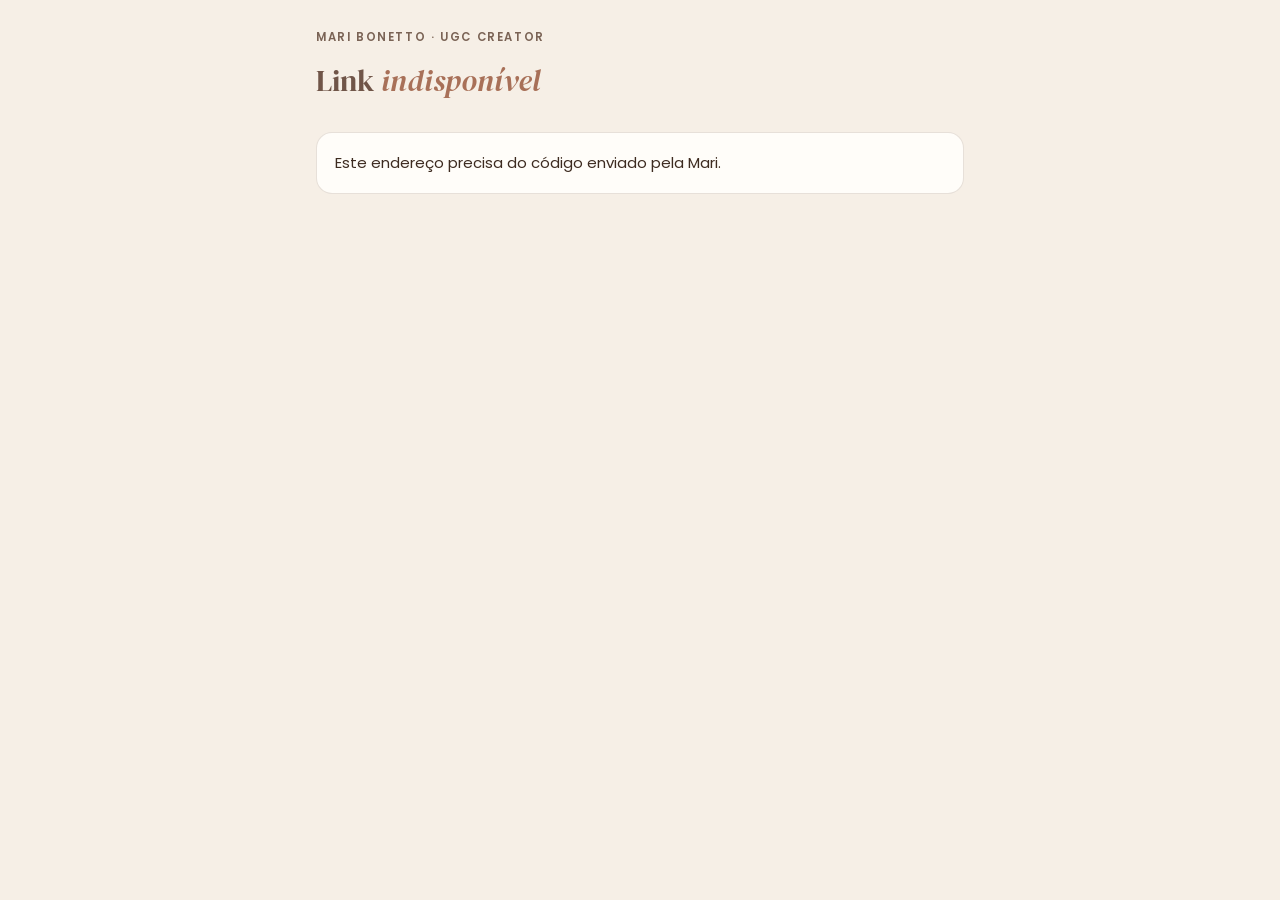
<file: aprovar/index.html>
<!doctype html>
<html lang="pt-BR">
<head>
<meta charset="utf-8">
<meta name="viewport" content="width=device-width, initial-scale=1, viewport-fit=cover">
<meta name="robots" content="noindex, nofollow">
<meta name="referrer" content="no-referrer">
<title>Aprovação · Mari Bonetto</title>
<link rel="preconnect" href="https://fonts.googleapis.com">
<link rel="preconnect" href="https://fonts.gstatic.com" crossorigin>
<link href="https://fonts.googleapis.com/css2?family=DM+Serif+Display:ital@0;1&family=Poppins:wght@400;500;600&display=swap" rel="stylesheet">
<style>
:root{--fundo:#f6efe6;--papel:#fffdf9;--bege:#efe5d8;--linha:rgba(107,74,53,.16);--linha-forte:rgba(107,74,53,.3);--texto:#3d2b20;--suave:#7a6355;--cafe:#6b4a35;--terracota:#a87058;--titulo:#705548;--verde:#4f7a54;--verde-suave:#e4eee2;--vermelho:#b8473a;--vermelho-suave:#f6e0dc;--manteiga:#f7ebcd;--mostarda:#9a6b12}
*{box-sizing:border-box}
html{-webkit-text-size-adjust:100%}
body{margin:0;background:var(--fundo);color:var(--texto);font:400 15px/1.6 Poppins,system-ui,sans-serif}
.folha{max-width:680px;margin:0 auto;padding:28px max(16px,env(safe-area-inset-right)) calc(48px + env(safe-area-inset-bottom)) max(16px,env(safe-area-inset-left));display:flex;flex-direction:column;gap:18px}
.rot{font-size:11.5px;letter-spacing:.14em;text-transform:uppercase;color:var(--suave);font-weight:600}
h1,h2{font-family:"DM Serif Display",Georgia,serif;font-weight:400;color:var(--titulo);margin:0;line-height:1.15}
h1{font-size:30px} h1 em{color:var(--terracota)} h2{font-size:21px}
.cartao{background:var(--papel);border:1px solid var(--linha);border-radius:16px;padding:18px;display:flex;flex-direction:column;gap:14px}
.topo{display:flex;gap:10px;align-items:center;flex-wrap:wrap}
.topo h2{flex:1;min-width:0}
.pil{display:inline-flex;align-items:center;gap:6px;font-size:12.5px;font-weight:500;border-radius:99px;padding:4px 11px;white-space:nowrap}
.pil::before{content:"";width:7px;height:7px;border-radius:50%;background:currentColor}
.p-enviado{background:var(--manteiga);color:var(--mostarda)} .p-aprovado{background:var(--verde-suave);color:var(--verde)} .p-ajustes,.p-refacao{background:var(--vermelho-suave);color:var(--vermelho)}
.meta{color:var(--suave);font-size:13px}
.roteiro{display:flex;flex-direction:column;gap:8px;overflow-wrap:anywhere}
.roteiro p{margin:0;white-space:pre-wrap}
.roteiro .tit{font-size:11.5px;letter-spacing:.1em;text-transform:uppercase;color:var(--terracota);font-weight:600;margin-top:10px;padding-top:10px;border-top:1px solid var(--linha)}
.roteiro .tit:first-child{margin-top:0;padding-top:0;border-top:0}
.roteiro hr{border:0;border-top:2px solid var(--bege);width:100%;margin:10px 0}
.ganchos{display:flex;flex-direction:column;gap:8px}
.gancho{display:flex;flex-direction:row;font-weight:400;gap:10px;align-items:flex-start;border:1px solid var(--linha);border-radius:12px;padding:11px 13px;cursor:pointer;font-size:14px}
.gancho:has(input:checked){border-color:var(--cafe);background:var(--bege)}
.gancho input{margin-top:4px;accent-color:var(--cafe);width:16px;height:16px;flex:none}
.acoes{display:flex;flex-direction:column;gap:9px}
.dupla{display:flex;gap:9px} .dupla > *{flex:1}
button{font:500 15px Poppins,system-ui,sans-serif;border-radius:12px;padding:13px 16px;border:1px solid var(--linha-forte);background:var(--papel);color:var(--cafe);cursor:pointer;min-height:48px}
button.ok{background:var(--verde);border-color:var(--verde);color:#fffdf9}
button.pri{background:var(--cafe);border-color:var(--cafe);color:#fffdf9}
button:disabled{opacity:.55;cursor:default}
button:focus-visible,input:focus-visible,textarea:focus-visible{outline:2px solid var(--terracota);outline-offset:2px}
label{font-size:13px;font-weight:500;display:flex;flex-direction:column;gap:5px}
input[type=text],textarea{font:400 16px Poppins,system-ui,sans-serif;color:var(--texto);background:#fff;border:1px solid var(--linha-forte);border-radius:10px;padding:11px 12px;width:100%}
textarea{min-height:120px;resize:vertical}
.caixa{background:var(--bege);border-radius:12px;padding:14px;display:flex;flex-direction:column;gap:11px}
.erro{color:var(--vermelho);font-size:13.5px}
.feito{background:var(--verde-suave);color:var(--verde);border-radius:12px;padding:14px;font-weight:500}
.feito.aj{background:var(--manteiga);color:var(--mostarda)}
.hist{display:flex;flex-direction:column;gap:12px;font-size:13.5px}
.hist div{border-left:2px solid var(--bege);padding-left:12px}
.hist time{display:block;color:var(--suave);font-size:12px}
.hist q{display:block;color:var(--suave);quotes:none;white-space:pre-wrap;margin-top:2px}
details summary{cursor:pointer;color:var(--suave);font-size:13.5px}
.pe{text-align:center;color:var(--suave);font-size:12.5px}
[hidden]{display:none!important}
</style>
</head>
<body>
<main class="folha" id="pagina">
  <span class="rot">Mari Bonetto · UGC Creator</span>
  <p id="carregando">Carregando...</p>
</main>
<script>
(function(){
  var FN = "https://ztpzcmeiypnstswasxdw.supabase.co/functions/v1/portal-aprovacao";
  var CHAVE = "sb_publishable_TxLJkErn4N9jD8rDLV1EnQ_sppuB9VZ"; // chave pública (a mesma do site)
  var q = new URLSearchParams(location.search), T = q.get("t") || "", PREVIA = q.get("previa") === "1";
  var pagina = document.getElementById("pagina");
  var ROTULO = { enviado: "Aguardando sua resposta", aprovado: "Aprovado", ajustes: "Ajustes solicitados", refacao: "Refação solicitada" };
  var NOME = { roteiro: "Roteiro", video: "Vídeo" };
  function esc(s){ return String(s == null ? "" : s).replace(/[&<>"']/g, function(c){ return {"&":"&amp;","<":"&lt;",">":"&gt;",'"':"&quot;","'":"&#39;"}[c]; }); }
  function quando(iso){ try{ return new Date(iso).toLocaleString("pt-BR", { day:"2-digit", month:"2-digit", year:"numeric", hour:"2-digit", minute:"2-digit" }).replace(",", " às"); }catch(e){ return ""; } }
  function chamar(corpo){
    corpo.t = T;
    return fetch(FN, { method:"POST", headers:{ "Content-Type":"application/json", apikey:CHAVE, Authorization:"Bearer " + CHAVE }, body:JSON.stringify(corpo) })
      .then(function(r){ return r.json().then(function(j){ j.status = r.status; return j; }); });
  }
  // opções de gancho escritas no roteiro ("Gancho 1: ...")
  function ganchosDe(texto){
    var linhas = String(texto || "").split("\n"), lista = [];
    for (var i = 0; i < linhas.length; i++){
      var m = linhas[i].match(/^[\s☐□•*\-]*gancho\s*(\d+)\s*[:.)\-·]*\s*(.*)$/i);
      if (!m) continue;
      var fala = m[2].trim();
      if (!fala){ for (var k = i + 1; k < linhas.length && k < i + 4; k++){ if (linhas[k].trim()){ fala = linhas[k].trim(); break; } } }
      if (fala && !lista.some(function(g){ return g.n === m[1]; })) lista.push({ n: m[1], fala: fala.slice(0, 500) });
    }
    return lista.length > 1 ? lista : [];
  }
  var TITULO = /^(roteiro|ganchos?|cena|etapa|cta|legenda|lettering|ideia|tempo|no set|identifica[cç][aã]o|solu[cç][aã]o|prova|fechamento|contexto|conte[uú]do|desenvolvimento|hook|texto na tela|b-?roll|chamada|pra confirmar|para confirmar|creator|marca|produto|entrega|formato|dura[cç][aã]o|onde vai rodar)\b/i;
  function roteiroHtml(texto){
    return String(texto || "").split("\n").map(function(l){
      var t = l.trim();
      if (!t) return "";
      if (/^[-_=]{6,}$/.test(t)) return "<hr>";
      var curta = t.length <= 70;
      if (curta && (TITULO.test(t) && !/[.!?]"?$/.test(t) || (t === t.toUpperCase() && /[A-ZÀ-Ú]{3}/.test(t)))) return '<p class="tit">' + esc(t) + "</p>";
      return "<p>" + esc(t) + "</p>";
    }).join("");
  }
  function desenhar(d){
    var atuais = d.envios.filter(function(e){ return e.atual; });
    // o vídeo (quando existir) aparece primeiro; o roteiro já aprovado fica embaixo
    atuais.sort(function(a, b){ return (a.situacao === "enviado" ? 0 : 1) - (b.situacao === "enviado" ? 0 : 1); });
    var h = '<span class="rot">Mari Bonetto · UGC Creator</span>';
    h += "<h1>" + esc(d.marca || "Seu projeto") + (d.produto ? " <em>" + esc(d.produto) + "</em>" : "") + "</h1>";
    if (PREVIA) h += '<p class="feito aj">Prévia: é assim que a marca vê. Os botões ficam desligados aqui.</p>';
    if (!atuais.length) h += '<p class="cartao">Ainda não há nada para aprovar neste link.</p>';
    atuais.forEach(function(e){
      var gs = e.tipo === "roteiro" ? ganchosDe(e.conteudo) : [];
      h += '<section class="cartao" data-envio="' + e.id + '">';
      h += '<div class="topo"><h2>' + NOME[e.tipo] + " para aprovação</h2><span class=\"pil p-" + e.situacao + '">' + ROTULO[e.situacao] + "</span></div>";
      h += '<div class="meta">' + (e.titulo ? esc(e.titulo) + " · " : "") + "versão " + e.versao + " · enviado em " + quando(e.enviado_em) + "</div>";
      h += '<div class="roteiro">' + roteiroHtml(e.conteudo) + "</div>";
      if (e.situacao === "enviado"){
        if (gs.length){
          h += '<div class="ganchos"><strong>Qual gancho você prefere?</strong>' + gs.map(function(g, i){
            return '<label class="gancho"><input type="radio" name="g' + e.id + '" value="' + esc("Gancho " + g.n + ": " + g.fala) + '"><span><b>Gancho ' + esc(g.n) + "</b><br>" + esc(g.fala) + "</span></label>";
          }).join("") + "</div>";
        }
        h += '<div class="acoes"><button class="ok" data-abrir="aprovado">Aprovar ' + NOME[e.tipo].toLowerCase() + '</button><div class="dupla"><button data-abrir="ajustes">Pedir ajustes</button><button data-abrir="refacao">Pedir refação</button></div></div>';
        h += '<div class="caixa" data-form hidden><strong data-form-titulo></strong><span class="meta" data-form-dica></span>' +
          '<label data-campo-texto>O que precisa mudar?<textarea id="texto' + e.id + '" maxlength="4000"></textarea></label>' +
          '<label>Seu nome<input type="text" id="nome' + e.id + '" maxlength="80" autocomplete="name"></label>' +
          '<p class="erro" data-erro hidden></p><div class="dupla"><button data-cancelar>Voltar</button><button class="pri" data-enviar>Confirmar</button></div></div>';
      } else {
        h += '<p class="feito' + (e.situacao === "aprovado" ? "" : " aj") + '">' + (e.situacao === "aprovado" ? "Aprovado" : ROTULO[e.situacao]) + " em " + quando(e.respondido_em) + ". A Mari já foi avisada." + (e.situacao === "aprovado" ? "" : " Você recebe a nova versão neste mesmo link.") + "</p>";
      }
      h += "</section>";
    });
    if (d.historico.length){
      h += '<section class="cartao"><h2>Histórico</h2><div class="hist">' + d.historico.slice().reverse().map(function(x){
        var frase = { aprovado: "aprovou", ajustes: "pediu ajustes", refacao: "pediu refação" }[x.tipo] || x.tipo;
        return "<div><time>" + quando(x.em) + "</time>" + esc(x.autor || "Marca") + " " + frase + " · " + NOME[x.de].toLowerCase() + " versão " + x.versao +
          (x.gancho ? "<q>Gancho escolhido: " + esc(x.gancho) + "</q>" : "") + (x.texto ? "<q>" + esc(x.texto) + "</q>" : "") + "</div>";
      }).join("") + "</div></section>";
    }
    var antigas = d.envios.filter(function(e){ return !e.atual; });
    if (antigas.length){
      h += '<details class="cartao"><summary>Versões anteriores (' + antigas.length + ")</summary>" + antigas.reverse().map(function(e){
        return '<div class="meta" style="margin-top:12px">' + NOME[e.tipo] + " versão " + e.versao + " · " + quando(e.enviado_em) + '</div><div class="roteiro">' + roteiroHtml(e.conteudo) + "</div>";
      }).join("") + "</details>";
    }
    h += '<p class="pe">Link exclusivo deste projeto. Não compartilhe fora da equipe.</p>';
    pagina.innerHTML = h;
  }
  var TEXTOS = {
    aprovado: ["Confirmar aprovação", "Ao confirmar, a aprovação fica registrada com seu nome, data e hora.", "Confirmar aprovação"],
    ajustes: ["Pedir ajustes", "Para mudanças pontuais. Diga o trecho e como deve ficar.", "Enviar pedido de ajustes"],
    refacao: ["Pedir refação", "Para quando a proposta precisa de uma versão nova. Explique o motivo.", "Enviar pedido de refação"]
  };
  pagina.addEventListener("click", function(ev){
    var b = ev.target.closest("button"); if (!b) return;
    var sec = b.closest("[data-envio]"); if (!sec) return;
    var form = sec.querySelector("[data-form]"), acoes = sec.querySelector(".acoes"), erro = sec.querySelector("[data-erro]");
    if (b.dataset.abrir){
      if (PREVIA) return;
      var tx = TEXTOS[b.dataset.abrir];
      form.dataset.tipo = b.dataset.abrir;
      form.querySelector("[data-form-titulo]").textContent = tx[0];
      form.querySelector("[data-form-dica]").textContent = tx[1];
      form.querySelector("[data-enviar]").textContent = tx[2];
      form.querySelector("[data-campo-texto]").firstChild.textContent = b.dataset.abrir === "aprovado" ? "Comentário (opcional)" : (b.dataset.abrir === "refacao" ? "Por que precisa refazer?" : "O que precisa mudar?");
      erro.hidden = true; form.hidden = false; acoes.hidden = true;
      form.scrollIntoView({ behavior: "smooth", block: "nearest" });
    } else if (b.hasAttribute("data-cancelar")){
      form.hidden = true; acoes.hidden = false;
    } else if (b.hasAttribute("data-enviar")){
      var id = sec.dataset.envio, tipo = form.dataset.tipo;
      var nome = document.getElementById("nome" + id).value.trim(), texto = document.getElementById("texto" + id).value.trim();
      var g = sec.querySelector('input[name="g' + id + '"]:checked');
      var falta = !nome ? "Escreva seu nome." : (tipo !== "aprovado" && texto.length < 3 ? "Explique o que precisa mudar." : "");
      if (falta){ erro.textContent = falta; erro.hidden = false; return; }
      b.disabled = true; b.textContent = "Enviando...";
      chamar({ acao: "responder", envio: Number(id), tipo: tipo, nome: nome, texto: texto, gancho: g ? g.value : "" }).then(function(r){
        if (r.error && !r.versaoNova){ erro.textContent = r.error; erro.hidden = false; b.disabled = false; b.textContent = TEXTOS[tipo][2]; return; }
        carregar();
      }).catch(function(){ erro.textContent = "Sem conexão. Tente de novo."; erro.hidden = false; b.disabled = false; b.textContent = TEXTOS[tipo][2]; });
    }
  });
  function carregar(){
    return chamar({ acao: "ver", previa: PREVIA }).then(function(d){
      if (d.error){ pagina.innerHTML = '<span class="rot">Mari Bonetto · UGC Creator</span><h1>Link <em>indisponível</em></h1><p class="cartao">' + esc(d.error) + "</p>"; return; }
      desenhar(d); window.scrollTo(0, 0);
    }).catch(function(){ pagina.innerHTML = '<span class="rot">Mari Bonetto · UGC Creator</span><p class="cartao">Sem conexão. Atualize a página para tentar de novo.</p>'; });
  }
  if (!T) pagina.innerHTML = '<span class="rot">Mari Bonetto · UGC Creator</span><h1>Link <em>indisponível</em></h1><p class="cartao">Este endereço precisa do código enviado pela Mari.</p>';
  else carregar();
})();
</script>
</body>
</html>
</file>
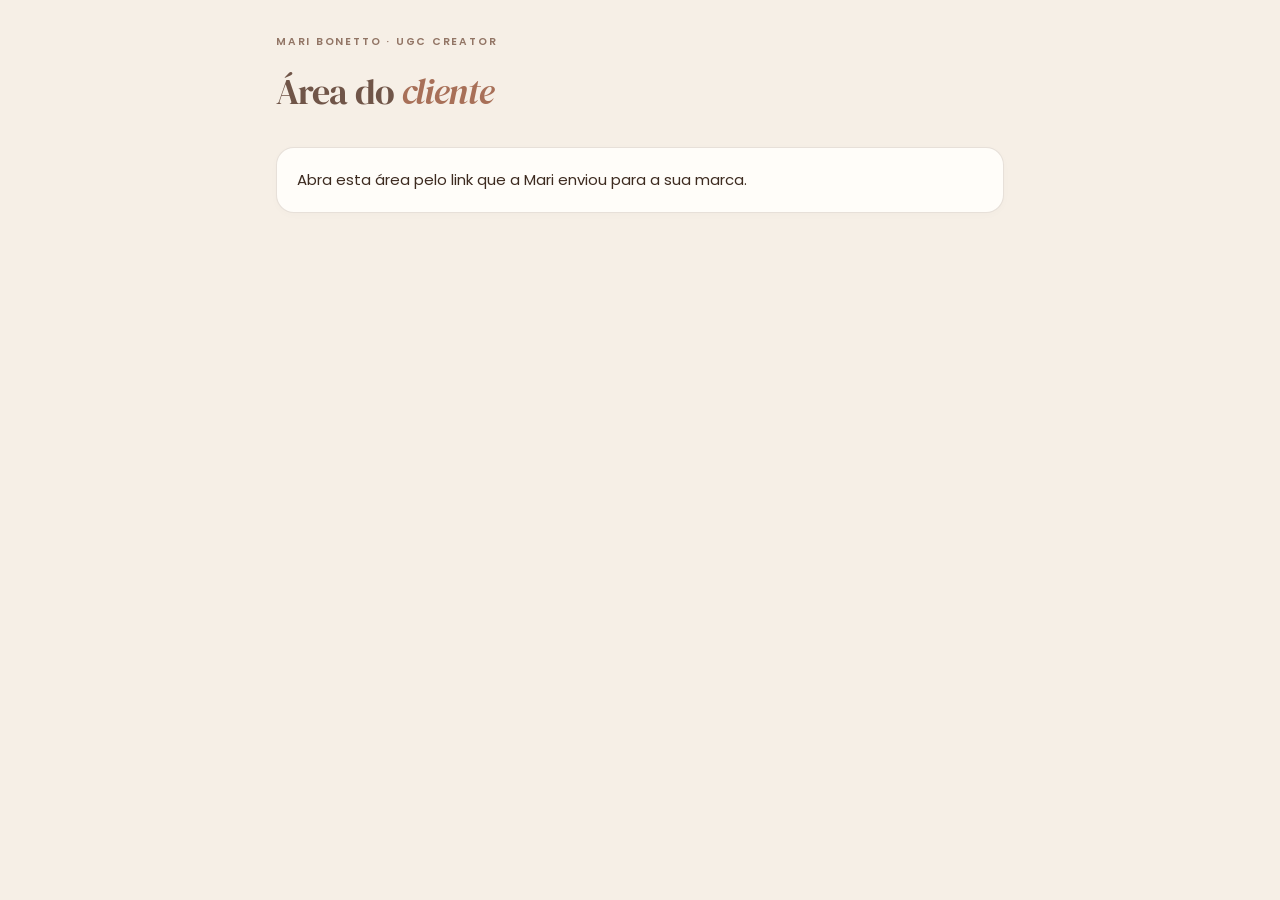
<file: cliente/index.html>
<!doctype html>
<html lang="pt-BR">
<head>
<meta charset="utf-8">
<meta name="viewport" content="width=device-width, initial-scale=1, viewport-fit=cover">
<meta name="robots" content="noindex, nofollow">
<meta name="referrer" content="no-referrer">
<meta name="theme-color" content="#f6efe6">
<title>Área do cliente · Mari Bonetto</title>
<link rel="preconnect" href="https://fonts.googleapis.com">
<link rel="preconnect" href="https://fonts.gstatic.com" crossorigin>
<link href="https://fonts.googleapis.com/css2?family=DM+Serif+Display:ital@0;1&family=Poppins:wght@400;500;600&display=swap" rel="stylesheet">
<style>
:root{--fundo:#f6efe6;--papel:#fffdf9;--bege:#efe5d8;--linha:rgba(107,74,53,.16);--linha-forte:rgba(107,74,53,.3);--texto:#3d2b20;--suave:#7a6355;--cafe:#6b4a35;--terracota:#a87058;--titulo:#705548;--verde:#4f7a54;--verde-suave:#e4eee2;--vermelho:#b8473a;--vermelho-suave:#f6e0dc;--manteiga:#f7ebcd;--mostarda:#9a6b12}
*{box-sizing:border-box}
html{-webkit-text-size-adjust:100%}
body{margin:0;background:var(--fundo);color:var(--texto);font:400 15px/1.6 Poppins,system-ui,sans-serif}
.folha{max-width:680px;margin:0 auto;padding:28px max(16px,env(safe-area-inset-right)) calc(48px + env(safe-area-inset-bottom)) max(16px,env(safe-area-inset-left));display:flex;flex-direction:column;gap:18px}
.rot{font-size:11.5px;letter-spacing:.14em;text-transform:uppercase;color:var(--suave);font-weight:600}
h1,h2{font-family:"DM Serif Display",Georgia,serif;font-weight:400;color:var(--titulo);margin:0;line-height:1.15}
h1{font-size:30px} h1 em{color:var(--terracota)} h2{font-size:21px}
.cartao{background:var(--papel);border:1px solid var(--linha);border-radius:16px;padding:18px;display:flex;flex-direction:column;gap:14px}
.topo{display:flex;gap:10px;align-items:center;flex-wrap:wrap}
.topo h2{flex:1;min-width:0}
.pil{display:inline-flex;align-items:center;gap:6px;font-size:12.5px;font-weight:500;border-radius:99px;padding:4px 11px;white-space:nowrap}
.pil::before{content:"";width:7px;height:7px;border-radius:50%;background:currentColor}
.p-enviado{background:var(--manteiga);color:var(--mostarda)} .p-aprovado{background:var(--verde-suave);color:var(--verde)} .p-ajustes,.p-refacao{background:var(--vermelho-suave);color:var(--vermelho)}
.meta{color:var(--suave);font-size:13px}
.roteiro{display:flex;flex-direction:column;gap:8px;overflow-wrap:anywhere}
.roteiro p{margin:0;white-space:pre-wrap}
.roteiro .tit{font-size:11.5px;letter-spacing:.1em;text-transform:uppercase;color:var(--terracota);font-weight:600;margin-top:10px;padding-top:10px;border-top:1px solid var(--linha)}
.roteiro .tit:first-child{margin-top:0;padding-top:0;border-top:0}
.roteiro hr{border:0;border-top:2px solid var(--bege);width:100%;margin:10px 0}
.ganchos{display:flex;flex-direction:column;gap:8px}
.gancho{display:flex;flex-direction:row;font-weight:400;gap:10px;align-items:flex-start;border:1px solid var(--linha);border-radius:12px;padding:11px 13px;cursor:pointer;font-size:14px}
.gancho:has(input:checked){border-color:var(--cafe);background:var(--bege)}
.gancho input{margin-top:4px;accent-color:var(--cafe);width:16px;height:16px;flex:none}
.acoes{display:flex;flex-direction:column;gap:9px}
.dupla{display:flex;gap:9px} .dupla > *{flex:1}
button{font:500 15px Poppins,system-ui,sans-serif;border-radius:12px;padding:13px 16px;border:1px solid var(--linha-forte);background:var(--papel);color:var(--cafe);cursor:pointer;min-height:48px}
button.ok{background:var(--verde);border-color:var(--verde);color:#fffdf9}
button.pri{background:var(--cafe);border-color:var(--cafe);color:#fffdf9}
button:disabled{opacity:.55;cursor:default}
button:focus-visible,input:focus-visible,textarea:focus-visible{outline:2px solid var(--terracota);outline-offset:2px}
label{font-size:13px;font-weight:500;display:flex;flex-direction:column;gap:5px}
input[type=text],textarea{font:400 16px Poppins,system-ui,sans-serif;color:var(--texto);background:#fff;border:1px solid var(--linha-forte);border-radius:10px;padding:11px 12px;width:100%}
textarea{min-height:120px;resize:vertical}
.caixa{background:var(--bege);border-radius:12px;padding:14px;display:flex;flex-direction:column;gap:11px}
.erro{color:var(--vermelho);font-size:13.5px}
.feito{background:var(--verde-suave);color:var(--verde);border-radius:12px;padding:14px;font-weight:500}
.feito.aj{background:var(--manteiga);color:var(--mostarda)}
.hist{display:flex;flex-direction:column;gap:12px;font-size:13.5px}
.hist div{border-left:2px solid var(--bege);padding-left:12px}
.hist time{display:block;color:var(--suave);font-size:12px}
.hist q{display:block;color:var(--suave);quotes:none;white-space:pre-wrap;margin-top:2px}
details summary{cursor:pointer;color:var(--suave);font-size:13.5px}
.pe{text-align:center;color:var(--suave);font-size:12.5px}
input[type=password],input[type=email]{font:400 16px Poppins,system-ui,sans-serif;color:var(--texto);background:#fff;border:1px solid var(--linha-forte);border-radius:10px;padding:11px 12px;width:100%}
.barra{display:flex;align-items:center;gap:10px;justify-content:space-between}
.barra button{min-height:38px;padding:7px 14px;font-size:13.5px;border-radius:99px}
.lista{display:flex;flex-direction:column;gap:12px}
.job{background:var(--papel);border:1px solid var(--linha);border-radius:16px;padding:16px 18px;display:flex;gap:12px;align-items:center;cursor:pointer;text-align:left;width:100%;min-height:0;font-weight:400;color:var(--texto)}
.job:hover{border-color:var(--linha-forte)}
.job .info{flex:1;min-width:0;display:flex;flex-direction:column;gap:3px}
.job .nome{font-family:"DM Serif Display",Georgia,serif;font-size:19px;color:var(--titulo);line-height:1.2}
.job .seta{color:var(--suave);font-size:20px}
.voltar{align-self:flex-start;min-height:38px;padding:7px 14px;font-size:13.5px;border-radius:99px}
.num{display:grid;grid-template-columns:repeat(3,1fr);gap:10px}
.num div{background:var(--papel);border:1px solid var(--linha);border-radius:14px;padding:12px;display:flex;flex-direction:column}
.num strong{font-family:"DM Serif Display",Georgia,serif;font-size:26px;font-weight:400;color:var(--cafe);line-height:1}
.num span{font-size:12px;color:var(--suave);margin-top:4px}
a.botao{display:flex;align-items:center;justify-content:center;font:500 15px Poppins,system-ui,sans-serif;border-radius:12px;padding:13px 16px;background:var(--cafe);color:#fffdf9;text-decoration:none;min-height:48px}
video.player{width:100%;max-height:72vh;border-radius:12px;background:#000;display:block}
[hidden]{display:none!important}
.p-espera{background:var(--bege);color:var(--suave)} .p-doc{background:var(--manteiga);color:var(--mostarda)}
.etapas{display:flex;flex-wrap:wrap;gap:6px;margin-top:4px}
.etapas .pil{font-size:12px;padding:3px 10px}
.status-job{display:grid;grid-template-columns:1fr 1fr;gap:10px}
.status-job div{background:var(--papel);border:1px solid var(--linha);border-radius:14px;padding:12px 14px;display:flex;flex-direction:column;gap:6px}
.status-job b{font-size:11.5px;letter-spacing:.1em;text-transform:uppercase;color:var(--terracota);font-weight:600}
.todas{display:flex;flex-direction:column}
.todas .linha{display:flex;gap:10px;align-items:center;padding:11px 0;border-top:1px solid var(--linha);cursor:pointer;background:none;border-left:0;border-right:0;border-bottom:0;width:100%;text-align:left;font-weight:400;color:var(--texto);border-radius:0;min-height:0}
.todas .linha:first-child{border-top:0}
.todas .o{flex:1;min-width:0;display:flex;flex-direction:column;gap:2px}
.todas .o span{font-size:14px}
@media (max-width:520px){ .status-job{grid-template-columns:1fr} .todas .linha{flex-wrap:wrap;gap:6px} .todas .linha .o{flex:1 1 100%;min-width:0} }
.et-agora{display:flex;align-items:center;gap:10px;flex-wrap:wrap;font-size:13px;color:var(--texto);margin-top:2px}
.et-agora b{font-weight:600}
.barra-et{display:inline-flex;gap:3px}
.barra-et i{width:16px;height:5px;border-radius:3px;background:var(--bege)}
.barra-et i.ok{background:var(--verde)} .barra-et i.agora{background:var(--terracota)}
.linha-et{list-style:none;margin:6px 0 0;padding:0;display:grid;grid-template-columns:repeat(7,1fr);gap:4px}
.linha-et li{display:flex;flex-direction:column;align-items:center;text-align:center;gap:6px;font-size:12px;color:var(--suave);line-height:1.25;position:relative}
.linha-et li span{width:14px;height:14px;border-radius:50%;background:var(--papel);border:2px solid var(--bege);z-index:1}
.linha-et li::before{content:"";position:absolute;top:6px;left:-50%;width:100%;height:2px;background:var(--bege)}
.linha-et li:first-child::before{display:none}
.linha-et li.ok span{background:var(--verde);border-color:var(--verde)} .linha-et li.ok::before,.linha-et li.agora::before{background:var(--verde)}
.linha-et li.agora span{background:var(--terracota);border-color:var(--terracota);box-shadow:0 0 0 4px rgba(168,112,88,.18)}
.linha-et li.agora{color:var(--texto);font-weight:600}
@media (max-width:520px){ .linha-et{grid-template-columns:1fr;gap:0} .linha-et li{flex-direction:row;text-align:left;gap:10px;padding:6px 0} .linha-et li::before{left:6px;top:-50%;width:2px;height:100%} }
.aviso-md{font-size:13px;background:var(--manteiga);color:var(--mostarda);border-radius:12px;padding:9px 12px;margin:8px 0 0}
.alta{display:flex;flex-direction:column;gap:8px;background:var(--verde-suave);border-radius:14px;padding:12px 14px;margin-top:10px}
.alta b{color:var(--verde);font-size:14px}
.alta .botao{align-self:flex-start}

/* Refinamento visual do portal da marca */
.folha{max-width:760px;padding-top:34px;gap:20px}
.folha>.rot,.barra>.rot{font-size:10.5px;letter-spacing:.17em;color:#927565}
h1{font-size:clamp(29px,5vw,36px);letter-spacing:-.025em}
h2{font-size:23px}
.meta{line-height:1.65}
.num{gap:12px}
.num div{padding:16px 17px;min-height:92px;justify-content:center;transition:transform .18s ease,border-color .18s ease}
.num strong{font-size:30px}
.num span{font-size:12.5px}
.job{padding:19px 20px;border-radius:18px;gap:16px;transition:transform .18s ease,border-color .18s ease,box-shadow .18s ease}
.job:hover{transform:translateY(-2px);border-color:rgba(107,74,53,.3);box-shadow:0 8px 24px rgba(75,48,31,.055)}
.job .nome{font-size:21px;letter-spacing:-.01em}
.job .info{gap:6px}
.job .seta{font-size:24px;line-height:1}
.etapas{gap:7px}
.etapas .pil{padding:5px 11px;font-size:11.5px}
.pil{font-size:12px;padding:5px 11px}
.cartao{border-radius:18px;padding:20px;gap:16px;box-shadow:0 2px 8px rgba(75,48,31,.018)}
.status-job div{border-radius:15px;padding:15px}
.linha-et{margin-top:10px;gap:6px}
.linha-et li{font-size:11.5px}
.hist{gap:15px}
.hist div{padding:2px 0 2px 14px;border-left:2px solid #e8d9c9}
.feito{line-height:1.55}
button,a.botao{transition:filter .18s ease,transform .18s ease}
button:hover:not(:disabled),a.botao:hover{filter:brightness(.98);transform:translateY(-1px)}
.pe{line-height:1.7;padding-top:4px}
@media(max-width:520px){
 .folha{padding-top:22px;gap:16px}
 .num{gap:7px}
 .num div{padding:12px 10px;min-height:82px}
 .num strong{font-size:25px}
 .num span{font-size:11px;line-height:1.35}
 .job{padding:16px;border-radius:16px}
 .job .nome{font-size:19px}
 .cartao{padding:16px}
 .etapas{gap:5px}
 .etapas .pil{font-size:10.5px;padding:4px 8px}
}
@media(prefers-reduced-motion:reduce){*,*::before,*::after{scroll-behavior:auto!important;transition:none!important}}

/* miniaturas: etiqueta em linha própria, sem sair da largura do card */
.videos .minis{display:grid;grid-template-columns:repeat(2,minmax(0,1fr));gap:14px 12px;overflow:visible;padding-bottom:0}
.mini{width:100%;min-width:0;min-height:0;padding:0;border:0;background:none;display:flex;flex-direction:column;gap:6px;align-items:flex-start;text-align:left;font-weight:400;color:var(--texto);overflow:hidden}
.mini .ord{font-size:11px;letter-spacing:.1em;text-transform:uppercase;font-weight:600;color:var(--terracota)}
.mini .quadro{position:relative;display:block;width:min(100%,140px);aspect-ratio:9/16;border-radius:12px;overflow:hidden;background:#2b201a;border:2px solid transparent}
.mini.aberta .quadro{border-color:var(--terracota)}
.mini .quadro video{width:100%;height:100%;object-fit:cover;display:block;pointer-events:none}
.mini .play{position:absolute;inset:auto auto 8px 8px;width:26px;height:26px;border-radius:50%;background:rgba(255,253,249,.9);color:var(--cafe);font-size:11px;display:grid;place-items:center}
.mini .tit{display:block;width:100%;font-size:13px;line-height:1.35;color:var(--texto);overflow-wrap:anywhere}
.mini .pil{display:inline-flex;align-self:flex-start;max-width:100%;white-space:normal;line-height:1.3;font-size:11px;padding:5px 9px;overflow-wrap:anywhere}
@media(max-width:360px){.videos .minis{gap:12px 8px}.mini .quadro{width:100%}.mini .pil{font-size:10px;padding:4px 7px}}
.entrega{border-top:1px solid var(--linha);padding-top:14px;display:flex;flex-direction:column;gap:12px}
.entrega .topo{display:flex;justify-content:space-between;align-items:center;gap:10px}
.entrega h3{margin:0;font:400 19px/1.2 "DM Serif Display",Georgia,serif;color:var(--titulo)}
.entrega h3 .ord{display:block;font:600 11px Poppins,sans-serif;letter-spacing:.1em;text-transform:uppercase;color:var(--terracota);margin-bottom:3px}
.entrega .fechar{min-height:0;width:36px;height:36px;padding:0;border-radius:50%;font-size:20px;line-height:1;flex:none}
.recado{background:var(--bege);border-radius:12px;padding:12px 14px;font-size:14px;overflow-wrap:anywhere}
.recado b{display:block;font-size:11.5px;letter-spacing:.1em;text-transform:uppercase;color:var(--terracota);margin-bottom:4px}
.recado p{margin:0 0 6px} .recado p:last-child{margin:0}
.entrega .acoes{flex-direction:row} .entrega .acoes > *{flex:1}
@media (max-width:420px){.entrega .acoes{flex-direction:column}}
</style>
</head>
<body>
<main class="folha" id="pagina">
  <span class="rot">Mari Bonetto · UGC Creator</span>
  <p>Carregando...</p>
</main>
<script src="app.js?v=202611240300"></script>
</body>
</html>
</file>
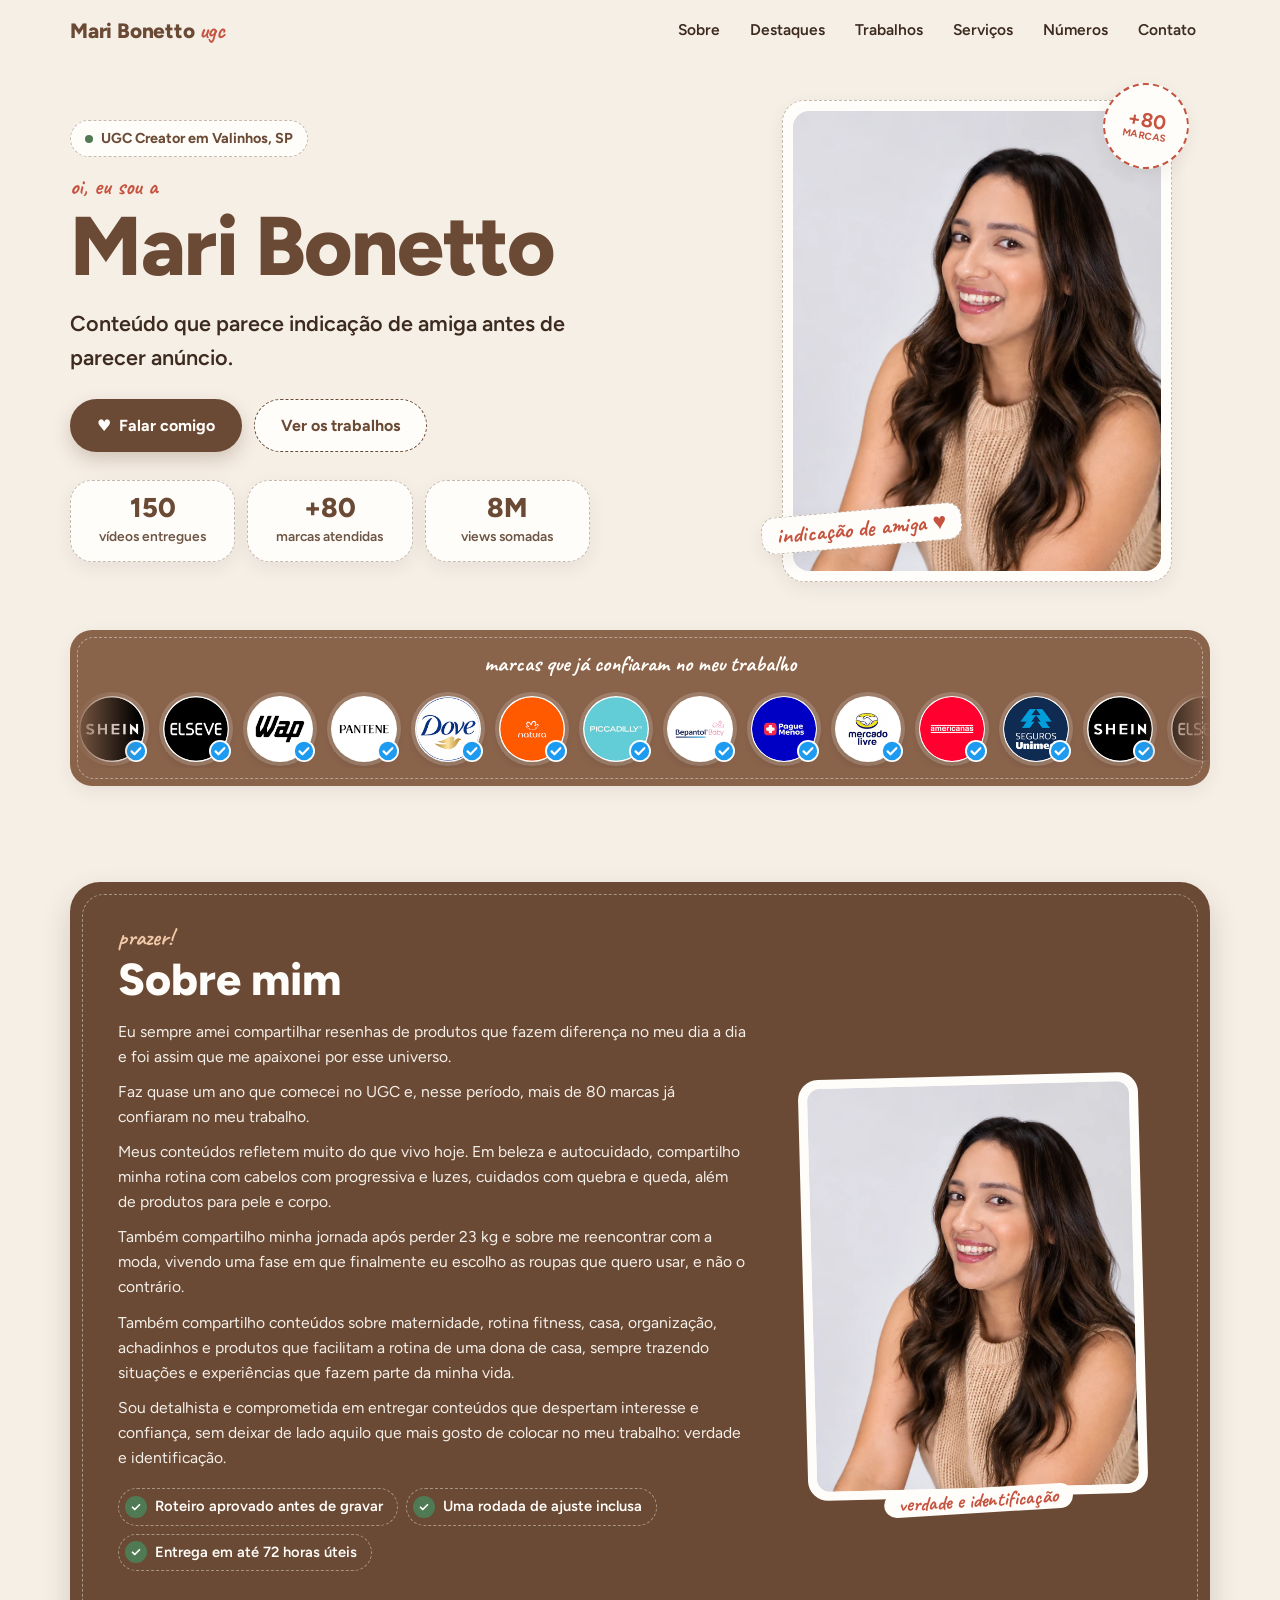
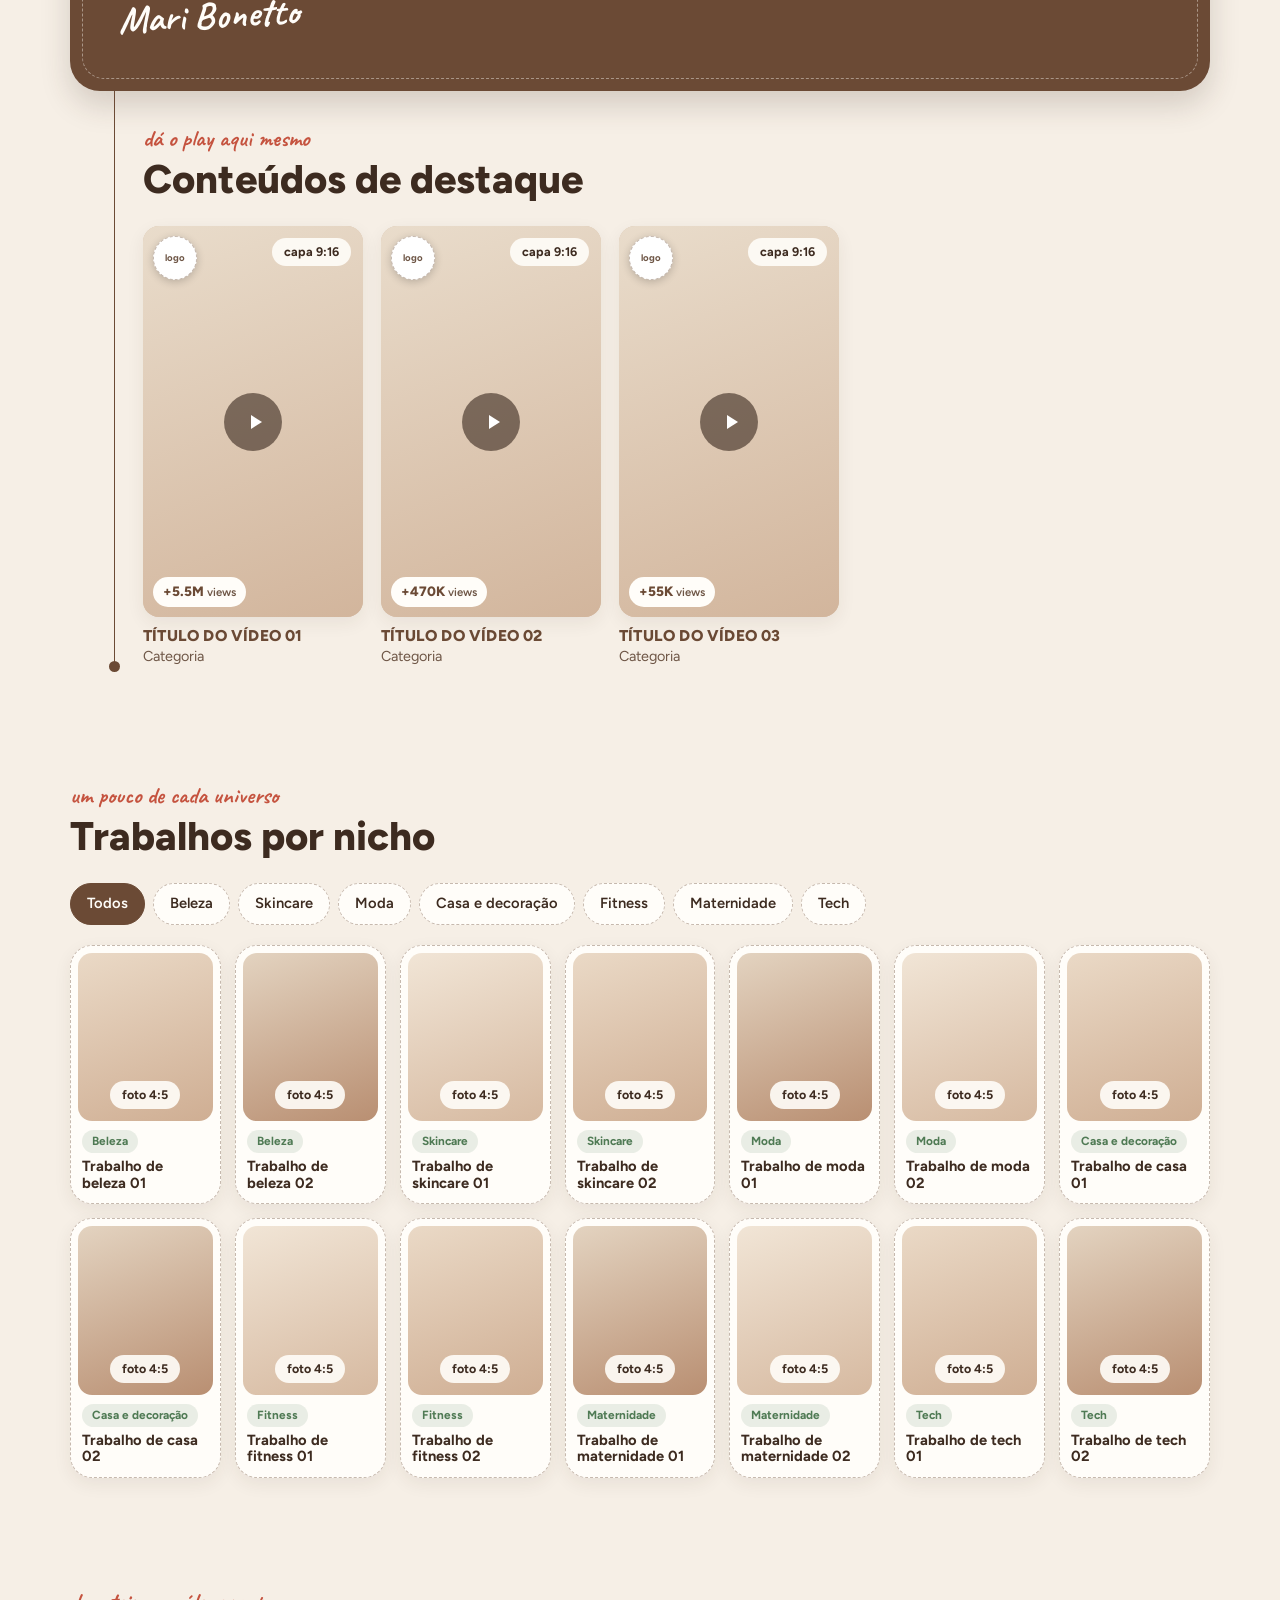
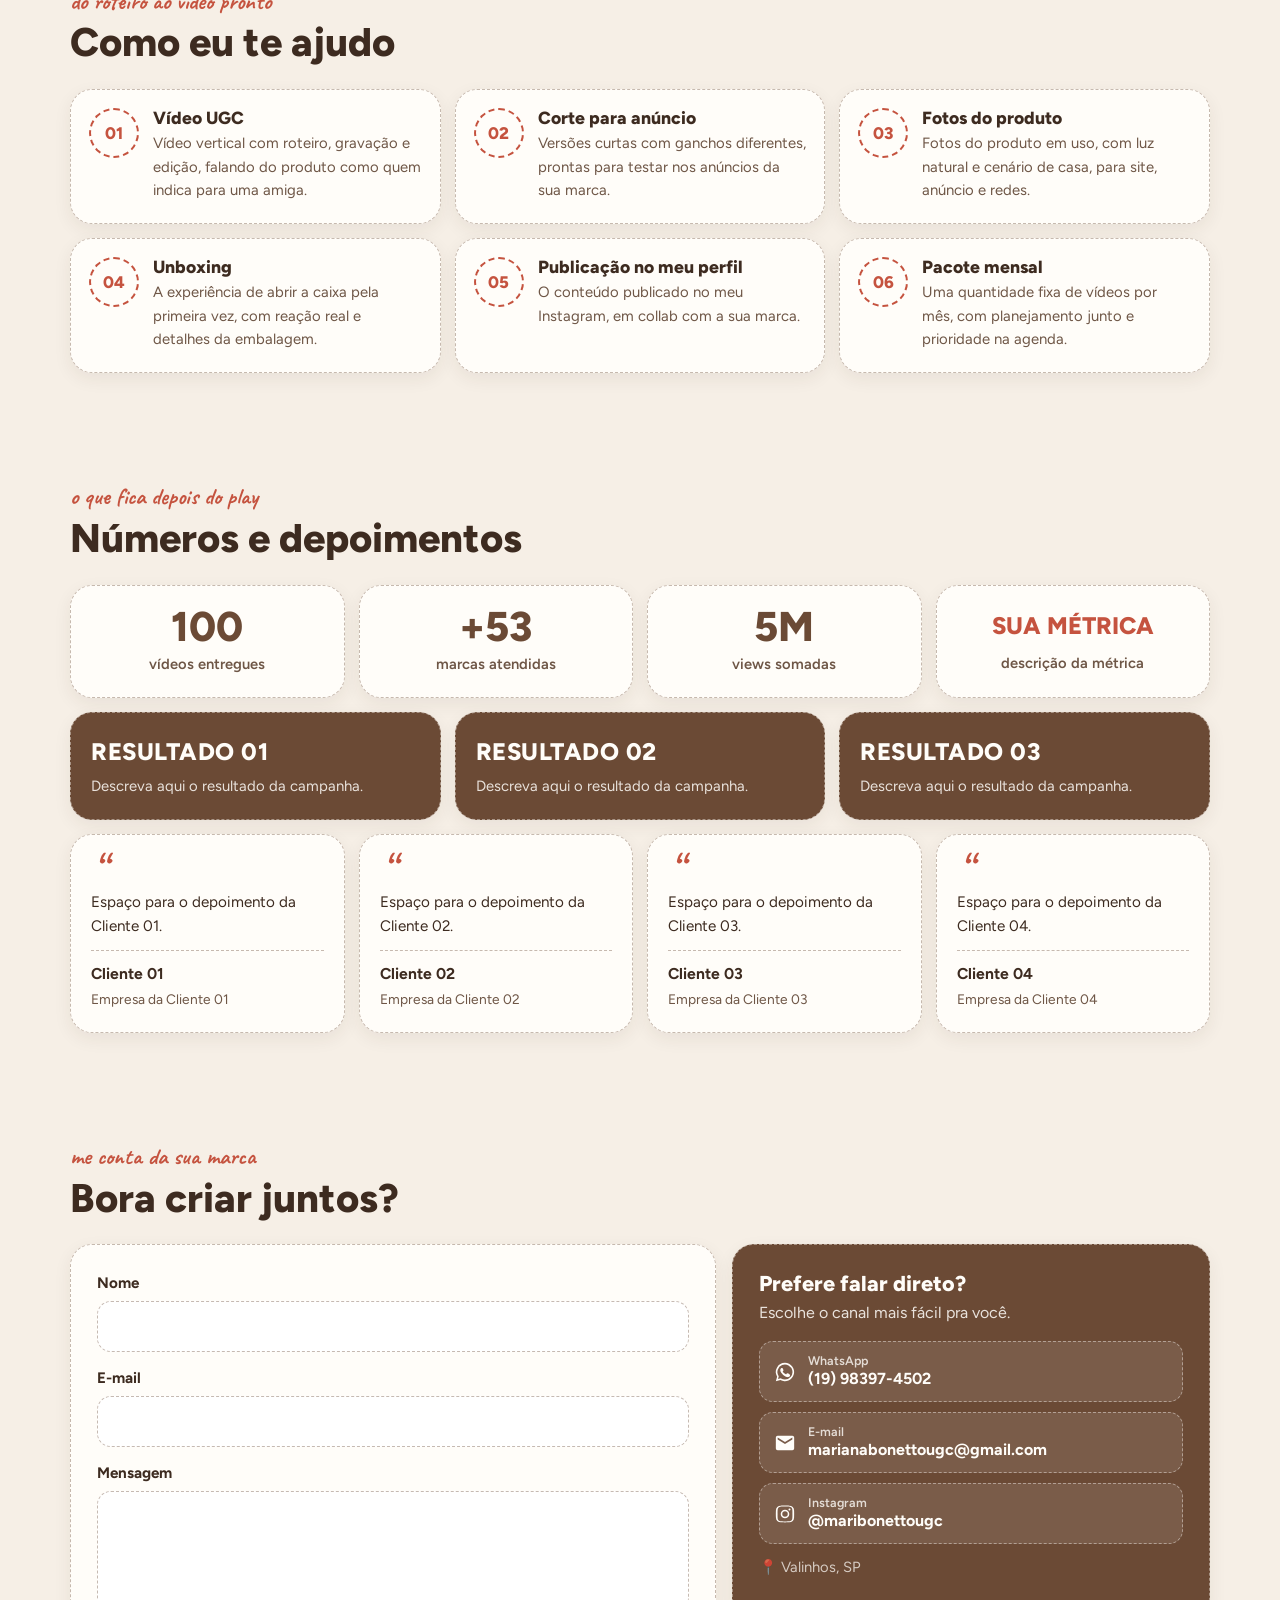
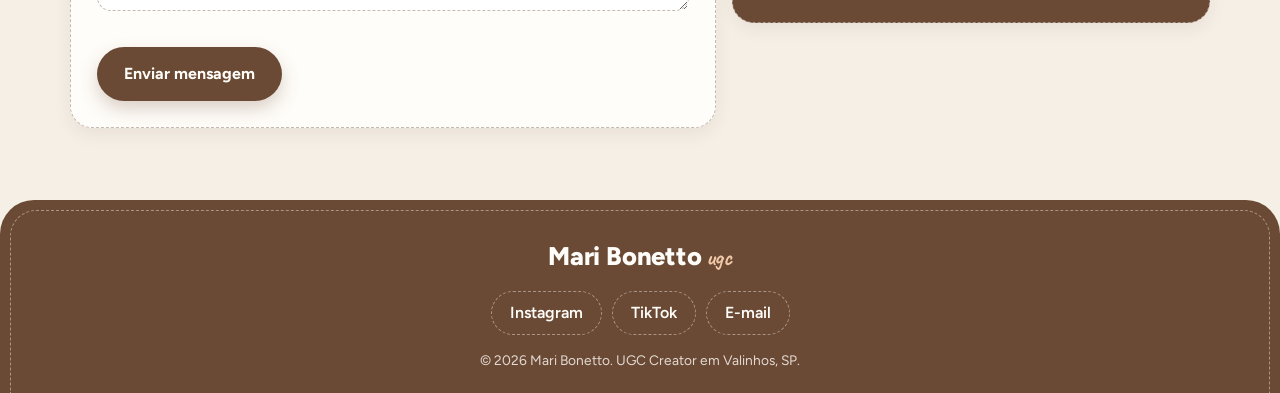
<file: index (2).html>
<!DOCTYPE html>
<html lang="pt-BR">
<head>
<meta charset="UTF-8">
<meta name="viewport" content="width=device-width, initial-scale=1">
<title>Mari Bonetto | Portfólio UGC</title>
<meta name="description" content="Mari Bonetto, UGC Creator em Valinhos, SP. Conteúdo que parece indicação de amiga antes de parecer anúncio.">
<meta name="theme-color" content="#f6efe6">
<link rel="preconnect" href="https://fonts.googleapis.com">
<link rel="preconnect" href="https://fonts.gstatic.com" crossorigin>
<link href="https://fonts.googleapis.com/css2?family=Caveat:wght@600;700&family=Figtree:wght@400;500;600;700;800&display=swap" rel="stylesheet">
<style>
  /* =========================================================
     IDENTIDADE: CARTÃO DE CAFETERIA PREMIUM
     ========================================================= */
  :root{
    --creme:#f6efe6;
    --papel:#fffdf9;
    --cafe:#6b4a35;
    --cafe-2:#8a634b;
    --verde:#4f7a54;
    --vermelho:#c5533f;
    --texto:#3d2b20;
    --texto-suave:#6e5646;
    --tracejado:rgba(107,74,53,.38);
    --tracejado-claro:rgba(255,253,249,.42);
    --raio:22px;
    --sombra:0 6px 18px rgba(61,43,32,.07);
    --sombra-hover:0 12px 26px rgba(61,43,32,.13);
    --largura:1180px;
  }
  *,*::before,*::after{box-sizing:border-box}
  html{scroll-behavior:smooth;scroll-padding-top:76px;-webkit-text-size-adjust:100%}
  body{margin:0;background:var(--creme);color:var(--texto);font-family:"Figtree",system-ui,sans-serif;font-size:1rem;line-height:1.6;overflow-x:hidden}
  img{max-width:100%;height:auto;display:block}
  a{color:inherit}
  h1,h2,h3,h4{margin:0;line-height:1.12;font-weight:800;color:var(--texto)}
  p{margin:0}
  button,input,textarea{font:inherit;color:inherit}
  :focus-visible{outline:3px solid var(--vermelho);outline-offset:3px;border-radius:10px}
  .sr-only{position:absolute;width:1px;height:1px;padding:0;margin:-1px;overflow:hidden;clip:rect(0,0,0,0);white-space:nowrap;border:0}
  .pular{position:absolute;left:16px;top:-60px;z-index:300;background:var(--cafe);color:var(--papel);padding:10px 18px;border-radius:999px;text-decoration:none;font-weight:700}
  .pular:focus{top:12px}

  .container{width:100%;max-width:var(--largura);margin:0 auto;padding:0 20px}
  section{padding:56px 0}
  .manuscrito{font-family:"Caveat",cursive;font-weight:700;color:var(--vermelho);font-size:1.45rem;line-height:1}
  .cabecalho{margin-bottom:24px}
  .cabecalho h2{font-size:clamp(1.8rem,4vw,2.5rem);margin-top:4px}

  /* Cartão destacável: papel, borda tracejada, cantos arredondados */
  .cartao{background:var(--papel);border:1.5px dashed var(--tracejado);border-radius:var(--raio);box-shadow:var(--sombra)}

  /* Botões */
  .btn{display:inline-flex;align-items:center;justify-content:center;gap:8px;padding:13px 26px;border-radius:999px;border:1.5px solid transparent;font-weight:700;font-size:1rem;text-decoration:none;cursor:pointer;transition:transform .2s ease,background .2s ease,box-shadow .2s ease}
  .btn:hover{transform:translateY(-2px)}
  .btn-cafe{background:var(--cafe);color:var(--papel);box-shadow:0 8px 18px rgba(107,74,53,.25)}
  .btn-cafe:hover{background:#5a3e2c}
  .btn-papel{background:var(--papel);color:var(--cafe);border:1.5px dashed var(--cafe)}

  /* =========================================================
     MENU
     ========================================================= */
  .topo{position:fixed;inset:0 0 auto 0;z-index:100;padding:10px 0;transition:background .3s ease,border-color .3s ease;border-bottom:1.5px dashed transparent}
  .topo.rolou{background:rgba(255,253,249,.94);border-bottom-color:var(--tracejado);-webkit-backdrop-filter:blur(8px);backdrop-filter:blur(8px)}
  .topo .container{display:flex;align-items:center;justify-content:space-between;gap:16px}
  .logo-nome{font-weight:800;font-size:1.3rem;text-decoration:none;color:var(--cafe);letter-spacing:-.2px}
  .logo-nome span{font-family:"Caveat",cursive;color:var(--vermelho);font-size:1.5rem;margin-left:4px}
  .menu ul{display:flex;gap:2px;list-style:none;margin:0;padding:0}
  .menu a{display:block;padding:8px 14px;border-radius:999px;text-decoration:none;font-weight:600;font-size:.97rem;transition:background .2s}
  .menu a:hover{background:rgba(107,74,53,.1)}
  .hamburguer{display:none;width:46px;height:46px;border-radius:50%;border:1.5px dashed var(--tracejado);background:var(--papel);cursor:pointer;align-items:center;justify-content:center}
  .hamburguer span,.hamburguer span::before,.hamburguer span::after{display:block;width:20px;height:2.5px;background:var(--cafe);border-radius:3px;transition:transform .25s ease,background .2s}
  .hamburguer span{position:relative}
  .hamburguer span::before,.hamburguer span::after{content:"";position:absolute;left:0}
  .hamburguer span::before{top:-7px}
  .hamburguer span::after{top:7px}
  .hamburguer[aria-expanded="true"] span{background:transparent}
  .hamburguer[aria-expanded="true"] span::before{transform:translateY(7px) rotate(45deg)}
  .hamburguer[aria-expanded="true"] span::after{transform:translateY(-7px) rotate(-45deg)}

  /* =========================================================
     1. CAPA
     ========================================================= */
  .capa{padding:100px 0 32px}
  .capa-grid{display:grid;grid-template-columns:minmax(0,1.15fr) minmax(0,.85fr);gap:44px;align-items:center}
  .capa-chip{display:inline-flex;align-items:center;gap:8px;border:1.5px dashed var(--tracejado);background:var(--papel);color:var(--cafe);font-weight:700;font-size:.9rem;padding:6px 14px;border-radius:999px}
  .capa-chip i{width:8px;height:8px;border-radius:50%;background:var(--verde);display:inline-block}
  .capa .manuscrito{display:block;margin-top:18px}
  .capa h1{font-size:clamp(2.9rem,7.5vw,5.2rem);letter-spacing:-1.5px;color:var(--cafe);margin:2px 0 12px}
  .capa-frase{font-size:clamp(1.1rem,2.2vw,1.35rem);font-weight:600;max-width:520px}
  .capa-botoes{display:flex;flex-wrap:wrap;gap:12px;margin-top:24px}
  .capa-numeros{display:grid;grid-template-columns:repeat(3,minmax(0,1fr));gap:12px;margin:28px 0 0;padding:0;list-style:none;max-width:520px}
  .capa-numeros li{padding:12px 14px;text-align:center}
  .capa-numeros strong{display:block;font-size:1.7rem;font-weight:800;color:var(--cafe);line-height:1.1}
  .capa-numeros span{font-size:.86rem;color:var(--texto-suave);font-weight:600}
  .capa-foto{position:relative;max-width:390px;width:100%;margin:0 auto;padding:10px;transform:rotate(1.5deg)}
  .capa-foto img{width:100%;aspect-ratio:4/5;object-fit:cover;border-radius:16px}
  .capa-foto .bilhete{position:absolute;left:-22px;bottom:34px;background:var(--papel);border:1.5px dashed var(--tracejado);border-radius:14px;padding:6px 14px;transform:rotate(-5deg);box-shadow:var(--sombra)}
  .capa-foto .carimbo{
    position:absolute;right:-18px;top:-18px;width:86px;height:86px;border-radius:50%;
    border:2px dashed var(--vermelho);background:var(--papel);color:var(--vermelho);
    display:flex;flex-direction:column;align-items:center;justify-content:center;text-align:center;transform:rotate(10deg);box-shadow:var(--sombra)
  }
  .carimbo b{font-size:1.25rem;line-height:1}
  .carimbo small{font-size:.62rem;font-weight:700;text-transform:uppercase;letter-spacing:.5px;line-height:1.2}

  /* Espaços de imagem ainda sem foto */
  .vazio-img{display:flex;align-items:flex-end;justify-content:center;background:linear-gradient(160deg,#e9dccb 0%,#d2b59c 100%)}
  .vazio-img span{margin:12px;background:rgba(255,253,249,.9);color:var(--texto);font-weight:700;font-size:.78rem;padding:4px 12px;border-radius:999px}

  /* =========================================================
     2. FAIXA DE MARCAS (esteira contínua)
     ========================================================= */
  .marcas-secao{padding:16px 0 40px}
  .faixa{position:relative;background:var(--cafe-2);border-radius:var(--raio);padding:16px 0 18px;overflow:hidden;box-shadow:var(--sombra)}
  .faixa::before{content:"";position:absolute;inset:7px;border:1.5px dashed var(--tracejado-claro);border-radius:17px;pointer-events:none;z-index:2}
  .faixa-titulo{position:relative;z-index:3;text-align:center;color:var(--papel);font-family:"Caveat",cursive;font-size:1.4rem;font-weight:700;margin-bottom:8px}
  .faixa-janela{overflow:hidden;-webkit-mask-image:linear-gradient(90deg,transparent,#000 6%,#000 94%,transparent);mask-image:linear-gradient(90deg,transparent,#000 6%,#000 94%,transparent)}
  .faixa-trilho{display:flex;width:max-content;will-change:transform}
  .faixa-trilho ul{display:flex;gap:18px;list-style:none;margin:0;padding:6px 9px}
  .selo{position:relative;flex:0 0 auto;width:66px;height:66px;border-radius:50%;background:#fff;border:1.5px solid rgba(255,253,249,.85);box-shadow:0 0 0 4px rgba(255,253,249,.18),0 4px 10px rgba(40,25,15,.18)}
  .selo img{width:100%;height:100%;border-radius:50%;object-fit:cover}
  .verificado{position:absolute;right:-3px;bottom:-1px;width:22px;height:22px}

  /* =========================================================
     3. SOBRE MIM (grande cartão marrom)
     ========================================================= */
  .sobre-secao{padding-bottom:0}
  .cartao-marrom{
    position:relative;display:grid;grid-template-columns:minmax(0,1.25fr) minmax(0,.75fr);gap:36px;align-items:center;
    background:var(--cafe);color:var(--papel);border-radius:30px;padding:44px 48px;box-shadow:0 14px 30px rgba(61,43,32,.18)
  }
  .cartao-marrom::before{content:"";position:absolute;inset:12px;border:1.5px dashed var(--tracejado-claro);border-radius:22px;pointer-events:none}
  .cartao-marrom .manuscrito{color:#f2c9a8}
  .cartao-marrom h2{color:var(--papel);font-size:clamp(2rem,4.5vw,2.8rem);margin:2px 0 14px}
  .sobre-texto p{color:rgba(255,253,249,.92);font-size:.98rem}
  .sobre-texto p+p{margin-top:10px}
  .promessas{list-style:none;margin:18px 0 0;padding:0;display:flex;flex-wrap:wrap;gap:8px}
  .promessas li{display:inline-flex;align-items:center;gap:8px;border:1.5px dashed var(--tracejado-claro);border-radius:999px;padding:6px 14px 6px 6px;font-weight:600;font-size:.92rem}
  .promessas li i{width:22px;height:22px;border-radius:50%;background:var(--verde);display:inline-flex;align-items:center;justify-content:center;flex-shrink:0}
  .promessas li i svg{width:12px;height:12px;stroke:#fff;stroke-width:3.4;fill:none}
  .sobre-texto .assinatura{font-family:"Caveat",cursive;font-size:2.4rem;font-weight:700;color:var(--papel);margin-top:14px;transform:rotate(-3deg);display:inline-block}
  .sobre-foto{position:relative;z-index:1;background:var(--papel);padding:9px;border-radius:20px;transform:rotate(-1.5deg);max-width:340px;width:100%;justify-self:center}
  .sobre-foto img{width:100%;aspect-ratio:4/5;object-fit:cover;border-radius:13px}
  .sobre-foto .manuscrito{position:absolute;left:50%;bottom:-16px;transform:translateX(-50%) rotate(-2deg);background:var(--papel);padding:2px 14px;border-radius:999px;color:var(--vermelho);white-space:nowrap;font-size:1.3rem}

  /* =========================================================
     4. CONTEÚDOS DE DESTAQUE (com a linha marrom vertical)
     ========================================================= */
  .destaques-secao{padding-top:0}
  .com-linha{position:relative;margin-left:44px;padding:36px 0 4px 28px;border-left:1.5px solid var(--cafe)}
  .com-linha::before{content:"";position:absolute;left:-6px;bottom:0;width:11px;height:11px;border-radius:50%;background:var(--cafe)}
  .videos-grid{display:grid;grid-template-columns:repeat(auto-fill,minmax(180px,220px));gap:18px;list-style:none;margin:0;padding:0}
  .video-card{display:flex;flex-direction:column;min-width:0}
  .video-midia{position:relative;aspect-ratio:9/16;border-radius:16px;overflow:hidden;background:#d9c4ae;box-shadow:var(--sombra);transition:transform .25s ease,box-shadow .25s ease}
  .video-card:hover .video-midia{transform:translateY(-4px);box-shadow:var(--sombra-hover)}
  .video-midia .capa-img,.video-midia .vazio-img{position:absolute;inset:0;width:100%;height:100%;object-fit:cover}
  .video-midia .vazio-img{align-items:flex-start;justify-content:flex-end}
  .video-midia iframe{position:absolute;inset:0;width:100%;height:100%;border:0}
  .video-logo{position:absolute;top:10px;left:10px;z-index:3;width:44px;height:44px;border-radius:50%;background:#fff;overflow:hidden;box-shadow:0 2px 8px rgba(0,0,0,.2);pointer-events:none;display:flex;align-items:center;justify-content:center}
  .video-logo img{width:100%;height:100%;object-fit:contain}
  .video-logo.sem-logo{font-size:.6rem;font-weight:700;color:var(--texto-suave);border:1.5px dashed var(--tracejado)}
  .play{position:absolute;inset:0;z-index:2;display:flex;align-items:center;justify-content:center;border:0;background:transparent;cursor:pointer;padding:0}
  .play span{width:58px;height:58px;border-radius:50%;background:rgba(40,25,15,.55);display:flex;align-items:center;justify-content:center;transition:transform .2s ease,background .2s ease}
  .play svg{width:24px;height:24px;fill:#fff;margin-left:3px}
  .play:hover span,.play:focus-visible span{transform:scale(1.08);background:var(--cafe)}
  .play:focus-visible{outline-offset:-4px;border-radius:16px}
  .resultado-chip{position:absolute;left:10px;bottom:10px;z-index:3;background:var(--papel);color:var(--cafe);font-weight:800;font-size:.85rem;padding:4px 10px;border-radius:999px;pointer-events:none}
  .resultado-chip small{font-weight:600;color:var(--texto-suave)}
  .video-card h3{font-size:.98rem;font-weight:800;text-transform:uppercase;letter-spacing:.2px;margin-top:10px;color:var(--cafe)}
  .video-card p{font-size:.9rem;color:var(--texto-suave)}

  /* =========================================================
     5. TRABALHOS POR NICHO
     ========================================================= */
  .filtros{display:flex;flex-wrap:wrap;gap:8px;margin-bottom:20px}
  .filtro{padding:8px 16px;border-radius:999px;border:1.5px dashed var(--tracejado);background:var(--papel);font-weight:600;font-size:.92rem;cursor:pointer;transition:background .2s,color .2s,border-color .2s}
  .filtro:hover{border-color:var(--cafe)}
  .filtro[aria-pressed="true"]{background:var(--cafe);color:var(--papel);border-style:solid;border-color:var(--cafe)}
  .trabalhos-grid{display:grid;grid-template-columns:repeat(auto-fill,minmax(140px,1fr));gap:14px;list-style:none;margin:0;padding:0}
  .trabalho{padding:7px 7px 12px;transition:opacity .25s ease,transform .25s ease}
  .trabalho.saindo{opacity:0;transform:scale(.95)}
  .trabalho[hidden]{display:none}
  .trabalho .img{aspect-ratio:4/5;border-radius:14px;overflow:hidden}
  .trabalho .img img{width:100%;height:100%;object-fit:cover}
  .trabalho .tag{display:inline-block;margin:9px 4px 0;font-size:.74rem;font-weight:700;color:var(--verde);background:rgba(79,122,84,.12);padding:2px 10px;border-radius:999px}
  .trabalho h3{font-size:.92rem;margin:5px 4px 0;font-weight:700}

  /* =========================================================
     6. COMO EU TE AJUDO
     ========================================================= */
  .servicos-grid{display:grid;grid-template-columns:repeat(3,minmax(0,1fr));gap:14px;list-style:none;margin:0;padding:0}
  .servico{display:flex;gap:14px;align-items:flex-start;padding:18px 18px 20px;transition:transform .2s ease,box-shadow .2s ease}
  .servico:hover{transform:translateY(-3px);box-shadow:var(--sombra-hover)}
  .servico-num{flex-shrink:0;width:50px;height:50px;border-radius:50%;border:2px dashed var(--vermelho);color:var(--vermelho);display:flex;align-items:center;justify-content:center;font-weight:800;font-size:1.05rem}
  .servico h3{font-size:1.1rem;margin-bottom:4px}
  .servico p{font-size:.93rem;color:var(--texto-suave)}

  /* =========================================================
     7. NÚMEROS E DEPOIMENTOS
     ========================================================= */
  .metricas{display:grid;grid-template-columns:repeat(4,minmax(0,1fr));gap:14px;list-style:none;margin:0 0 14px;padding:0}
  .metrica{text-align:center;padding:20px 12px}
  .metrica strong{display:block;font-size:clamp(2rem,4vw,2.6rem);font-weight:800;color:var(--cafe);line-height:1}
  .metrica.placeholder strong{font-size:clamp(1.2rem,2.4vw,1.5rem);color:var(--vermelho);padding:8px 0}
  .metrica span{display:block;margin-top:6px;font-weight:600;color:var(--texto-suave);font-size:.92rem}
  .resultados{display:grid;grid-template-columns:repeat(3,minmax(0,1fr));gap:14px;list-style:none;margin:0 0 14px;padding:0}
  .resultado{padding:20px;background:var(--cafe);color:var(--papel);border-color:var(--tracejado-claro)}
  .resultado strong{display:block;font-size:1.5rem;font-weight:800;letter-spacing:.5px}
  .resultado p{color:rgba(255,253,249,.85);font-size:.93rem;margin-top:4px}
  .depoimentos{display:grid;grid-template-columns:repeat(4,minmax(0,1fr));gap:14px;list-style:none;margin:0;padding:0}
  .depoimento{padding:20px;position:relative}
  .depoimento .aspas{font-family:"Caveat",cursive;font-size:3rem;line-height:.6;color:var(--vermelho);display:block;margin-bottom:6px}
  .depoimento blockquote{margin:0;font-size:.95rem}
  .depoimento figcaption{margin-top:12px;padding-top:10px;border-top:1.5px dashed var(--tracejado)}
  .depoimento figcaption strong{display:block;font-size:.98rem}
  .depoimento figcaption span{font-size:.86rem;color:var(--texto-suave)}

  /* =========================================================
     8. BORA CRIAR JUNTOS
     ========================================================= */
  .contato-grid{display:grid;grid-template-columns:minmax(0,1.15fr) minmax(0,.85fr);gap:16px;align-items:start}
  .formulario{padding:26px}
  .campo{display:flex;flex-direction:column;gap:5px;margin-bottom:14px}
  .campo label{font-weight:700;font-size:.95rem}
  .campo input,.campo textarea{width:100%;padding:12px 16px;border-radius:14px;border:1.5px dashed var(--tracejado);background:#fff;transition:border-color .2s,box-shadow .2s}
  .campo textarea{min-height:120px;resize:vertical}
  .campo input:focus,.campo textarea:focus{outline:none;border-style:solid;border-color:var(--cafe);box-shadow:0 0 0 3px rgba(107,74,53,.15)}
  .erro{color:var(--vermelho);font-size:.88rem;font-weight:700;min-height:1.2em;margin-bottom:6px}
  .confirmacao{text-align:center;padding:22px 6px}
  .confirmacao .manuscrito{font-size:2.2rem;display:block;margin-bottom:6px}
  .confirmacao h3{font-size:1.4rem;margin-bottom:6px}
  .confirmacao p{color:var(--texto-suave)}
  .canais{padding:26px;background:var(--cafe);color:var(--papel);border-color:var(--tracejado-claro)}
  .canais h3{color:var(--papel);font-size:1.35rem}
  .canais > p{color:rgba(255,253,249,.85);margin:4px 0 16px}
  .canal{display:flex;align-items:center;gap:12px;padding:11px 14px;margin-bottom:10px;border-radius:14px;background:rgba(255,253,249,.1);border:1.5px dashed var(--tracejado-claro);text-decoration:none;transition:background .2s}
  .canal:hover{background:rgba(255,253,249,.18)}
  .canal svg{width:22px;height:22px;fill:var(--papel);flex-shrink:0}
  .canal span{display:flex;flex-direction:column;min-width:0;line-height:1.3}
  .canal small{font-size:.78rem;opacity:.8;font-weight:600}
  .canal b{font-weight:700;overflow-wrap:anywhere}
  .canais .cidade{margin-top:12px;font-size:.92rem;opacity:.85}

  /* =========================================================
     9. RODAPÉ
     ========================================================= */
  .rodape{background:var(--cafe);color:var(--papel);border-radius:34px 34px 0 0;padding:36px 0 22px;margin-top:16px;position:relative}
  .rodape::before{content:"";position:absolute;inset:10px 10px 0;border:1.5px dashed var(--tracejado-claro);border-bottom:0;border-radius:26px 26px 0 0;pointer-events:none}
  .rodape .container{display:flex;flex-direction:column;align-items:center;gap:14px;text-align:center;position:relative}
  .rodape .logo-nome{color:var(--papel);font-size:1.6rem}
  .rodape .logo-nome span{color:#f2c9a8}
  .redes{display:flex;flex-wrap:wrap;justify-content:center;gap:10px;list-style:none;margin:0;padding:0}
  .redes a{display:inline-block;padding:8px 18px;border-radius:999px;border:1.5px dashed var(--tracejado-claro);text-decoration:none;font-weight:600;transition:background .2s}
  .redes a:hover{background:rgba(255,253,249,.14)}
  .rodape small{opacity:.8;font-size:.86rem}
  .rodape :focus-visible{outline-color:var(--papel)}

  /* =========================================================
     CARD DE CAPTURA
     ========================================================= */
  .modal-fundo{position:fixed;inset:0;z-index:400;background:rgba(45,30,20,.55);display:flex;align-items:center;justify-content:center;padding:16px;opacity:0;transition:opacity .3s ease}
  .modal-fundo.aberto{opacity:1}
  .modal-fundo[hidden]{display:none}
  .modal{position:relative;width:100%;max-width:400px;max-height:calc(100vh - 32px);overflow-y:auto;padding:32px 26px 26px;text-align:center;transform:translateY(16px);transition:transform .3s ease}
  .modal-fundo.aberto .modal{transform:none}
  .modal .manuscrito{display:block;font-size:1.6rem;margin-bottom:2px}
  .modal h2{font-size:1.6rem;margin-bottom:6px}
  .modal-texto{color:var(--texto-suave);margin-bottom:16px;font-size:.95rem}
  .modal .campo{text-align:left}
  .modal .btn{width:100%}
  .fechar{position:absolute;top:10px;right:10px;width:40px;height:40px;border-radius:50%;border:1.5px dashed var(--tracejado);background:var(--papel);cursor:pointer;display:flex;align-items:center;justify-content:center}
  .fechar svg{width:16px;height:16px;stroke:var(--cafe);stroke-width:2.6;fill:none}

  /* =========================================================
     ANIMAÇÃO DE ENTRADA
     ========================================================= */
  .js .revelar{opacity:0;transform:translateY(22px);transition:opacity .6s ease,transform .6s ease}
  .js .revelar.visivel{opacity:1;transform:none}

  /* =========================================================
     RESPONSIVO
     ========================================================= */
  @media (max-width:1000px){
    .capa-grid{grid-template-columns:minmax(0,1fr);gap:36px}
    .capa-foto{max-width:340px}
    .cartao-marrom{grid-template-columns:minmax(0,1fr);padding:40px 34px}
    .sobre-foto{max-width:300px;grid-row:1}
    .servicos-grid{grid-template-columns:repeat(2,minmax(0,1fr))}
    .metricas{grid-template-columns:repeat(2,minmax(0,1fr))}
    .depoimentos{grid-template-columns:repeat(2,minmax(0,1fr))}
    .contato-grid{grid-template-columns:minmax(0,1fr)}
  }
  @media (max-width:860px){
    .hamburguer{display:inline-flex}
    .menu{position:absolute;top:calc(100% + 6px);left:16px;right:16px;background:var(--papel);border:1.5px dashed var(--tracejado);border-radius:var(--raio);box-shadow:var(--sombra-hover);padding:10px;display:none}
    .menu.aberto{display:block}
    .menu ul{flex-direction:column}
    .menu a{padding:12px 16px;font-size:1.05rem}
    .resultados{grid-template-columns:minmax(0,1fr)}
  }
  @media (max-width:620px){
    section{padding:44px 0}
    .container{padding:0 16px}
    .capa{padding:88px 0 24px}
    .capa-botoes .btn{flex:1 1 100%}
    .capa-numeros{gap:8px}
    .capa-numeros li{padding:10px 6px}
    .capa-numeros strong{font-size:1.4rem}
    .capa-numeros span{font-size:.76rem}
    .capa-foto{max-width:290px}
    .capa-foto .bilhete{left:-6px}
    .capa-foto .carimbo{right:-6px;width:74px;height:74px}
    .marcas-secao{padding:8px 0 32px}
    .selo{width:56px;height:56px}
    .faixa-trilho ul{gap:14px;padding:6px 7px}
    .verificado{width:19px;height:19px}
    .cartao-marrom{padding:34px 22px 30px;border-radius:24px}
    .cartao-marrom::before{inset:8px;border-radius:18px}
    .sobre-foto{max-width:250px}
    .com-linha{margin-left:14px;padding:30px 0 4px 16px}
    .videos-grid{grid-template-columns:minmax(0,1fr);max-width:300px}
    .servicos-grid,.depoimentos{grid-template-columns:minmax(0,1fr)}
    .metricas{gap:10px}
    .trabalhos-grid{grid-template-columns:repeat(2,minmax(0,1fr));gap:10px}
    .formulario,.canais{padding:20px}
    .rodape{border-radius:26px 26px 0 0}
  }
  @media (prefers-reduced-motion:reduce){
    html{scroll-behavior:auto}
    *,*::before,*::after{animation-duration:.01ms!important;animation-iteration-count:1!important;transition-duration:.01ms!important}
    .js .revelar{opacity:1;transform:none}
  }
</style>
</head>
<body>
<a class="pular" href="#conteudo">Pular para o conteúdo</a>

<!-- Selo azul de verificado e check (desenhados uma vez e reutilizados) -->
<svg width="0" height="0" style="position:absolute" aria-hidden="true">
  <symbol id="selo-verificado" viewBox="0 0 24 24">
    <circle cx="12" cy="12" r="11" fill="#1d9bf0" stroke="#fff" stroke-width="2"/>
    <path d="M7.2 12.4l3.1 3.1 6.4-6.6" fill="none" stroke="#fff" stroke-width="2.4" stroke-linecap="round" stroke-linejoin="round"/>
  </symbol>
  <symbol id="check" viewBox="0 0 24 24"><path d="M5 12.5l4.5 4.5L19 7.5" stroke-linecap="round" stroke-linejoin="round"/></symbol>
</svg>

<!-- ================= MENU ================= -->
<header class="topo" id="topo">
  <div class="container">
    <a class="logo-nome" href="#inicio">Mari Bonetto<span aria-hidden="true">ugc</span></a>
    <button class="hamburguer" id="hamburguer" type="button" aria-expanded="false" aria-controls="menu" aria-label="Abrir menu"><span></span></button>
    <nav class="menu" id="menu" aria-label="Menu principal">
      <ul>
        <li><a href="#sobre">Sobre</a></li>
        <li><a href="#destaques">Destaques</a></li>
        <li><a href="#trabalhos">Trabalhos</a></li>
        <li><a href="#servicos">Serviços</a></li>
        <li><a href="#numeros">Números</a></li>
        <li><a href="#contato">Contato</a></li>
      </ul>
    </nav>
  </div>
</header>

<main id="conteudo">

  <!-- ================= 1. CAPA ================= -->
  <section class="capa" id="inicio" aria-labelledby="titulo-capa">
    <div class="container capa-grid">
      <div class="revelar">
        <span class="capa-chip"><i aria-hidden="true"></i>UGC Creator em Valinhos, SP</span>
        <span class="manuscrito" aria-hidden="true">oi, eu sou a</span>
        <h1 id="titulo-capa">Mari Bonetto</h1>
        <p class="capa-frase">Conteúdo que parece indicação de amiga antes de parecer anúncio.</p>
        <div class="capa-botoes">
          <a class="btn btn-cafe" href="#contato"><span aria-hidden="true">♥</span> Falar comigo</a>
          <a class="btn btn-papel" href="#destaques">Ver os trabalhos</a>
        </div>
        <!-- Os três números da capa vêm do array "numerosCapa" no script -->
        <ul class="capa-numeros" id="capa-numeros" aria-label="Números em destaque"></ul>
      </div>

      <div class="capa-foto cartao revelar">
        <!-- FOTO PRINCIPAL: para trocar, salve a nova foto na mesma pasta do index.html e mude o src abaixo -->
        <img src="mari-bonetto.webp" alt="Mari Bonetto sorrindo, de cabelo longo ondulado e blusa de tricô bege" width="1537" height="1023" style="object-position:52% 30%" fetchpriority="high">
        <span class="bilhete manuscrito" aria-hidden="true">indicação de amiga ♥</span>
        <span class="carimbo" aria-hidden="true"><b>+80</b><small>marcas</small></span>
      </div>
    </div>
  </section>

  <!-- ================= 2. FAIXA DE MARCAS ================= -->
  <section class="marcas-secao" aria-label="Marcas com quem já trabalhei">
    <div class="container">
      <div class="faixa revelar">
        <p class="faixa-titulo">marcas que já confiaram no meu trabalho</p>
        <div class="faixa-janela">
          <!-- As logos vêm do array "marcas" no script. A esteira é montada e duplicada pelo JavaScript. -->
          <div class="faixa-trilho" id="faixa-trilho"></div>
        </div>
      </div>
    </div>
  </section>

  <!-- ================= 3. SOBRE MIM ================= -->
  <section class="sobre-secao" id="sobre" aria-labelledby="titulo-sobre">
    <div class="container">
      <div class="cartao-marrom revelar">
        <div class="sobre-texto">
          <span class="manuscrito" aria-hidden="true">prazer!</span>
          <h2 id="titulo-sobre">Sobre mim</h2>
          <p>Eu sempre amei compartilhar resenhas de produtos que fazem diferença no meu dia a dia e foi assim que me apaixonei por esse universo.</p>
          <p>Faz quase um ano que comecei no UGC e, nesse período, mais de 80 marcas já confiaram no meu trabalho.</p>
          <p>Meus conteúdos refletem muito do que vivo hoje. Em beleza e autocuidado, compartilho minha rotina com cabelos com progressiva e luzes, cuidados com quebra e queda, além de produtos para pele e corpo.</p>
          <p>Também compartilho minha jornada após perder 23 kg e sobre me reencontrar com a moda, vivendo uma fase em que finalmente eu escolho as roupas que quero usar, e não o contrário.</p>
          <p>Também compartilho conteúdos sobre maternidade, rotina fitness, casa, organização, achadinhos e produtos que facilitam a rotina de uma dona de casa, sempre trazendo situações e experiências que fazem parte da minha vida.</p>
          <p>Sou detalhista e comprometida em entregar conteúdos que despertam interesse e confiança, sem deixar de lado aquilo que mais gosto de colocar no meu trabalho: verdade e identificação.</p>
          <ul class="promessas">
            <li><i aria-hidden="true"><svg><use href="#check"/></svg></i>Roteiro aprovado antes de gravar</li>
            <li><i aria-hidden="true"><svg><use href="#check"/></svg></i>Uma rodada de ajuste inclusa</li>
            <li><i aria-hidden="true"><svg><use href="#check"/></svg></i>Entrega em até 72 horas úteis</li>
          </ul>
          <p class="assinatura">Mari Bonetto</p>
        </div>

        <div class="sobre-foto">
          <!-- FOTO DO SOBRE MIM: para trocar, salve a nova foto na mesma pasta do index.html e mude o src abaixo -->
          <img src="mari-bonetto.webp" alt="Mari Bonetto, UGC Creator" width="1537" height="1023" style="object-position:52% 30%" loading="lazy">
          <span class="manuscrito" aria-hidden="true">verdade e identificação</span>
        </div>
      </div>
    </div>
  </section>

  <!-- ================= 4. CONTEÚDOS DE DESTAQUE ================= -->
  <section class="destaques-secao" id="destaques" aria-labelledby="titulo-destaques">
    <div class="container">
      <!-- A borda esquerda deste bloco é a linha marrom vertical que desce do cartão do Sobre mim -->
      <div class="com-linha">
        <div class="cabecalho revelar">
          <span class="manuscrito" aria-hidden="true">dá o play aqui mesmo</span>
          <h2 id="titulo-destaques">Conteúdos de destaque</h2>
        </div>
        <!-- Os vídeos vêm do array "destaques" no script -->
        <ul class="videos-grid" id="videos-grid"></ul>
      </div>
    </div>
  </section>

  <!-- ================= 5. TRABALHOS POR NICHO ================= -->
  <section id="trabalhos" aria-labelledby="titulo-trabalhos">
    <div class="container">
      <div class="cabecalho revelar">
        <span class="manuscrito" aria-hidden="true">um pouco de cada universo</span>
        <h2 id="titulo-trabalhos">Trabalhos por nicho</h2>
      </div>
      <div class="filtros revelar" id="filtros" role="group" aria-label="Filtrar trabalhos por nicho"></div>
      <!-- Os trabalhos vêm do array "trabalhos" no script -->
      <ul class="trabalhos-grid" id="trabalhos-grid"></ul>
      <p class="sr-only" id="aviso-filtro" aria-live="polite"></p>
    </div>
  </section>

  <!-- ================= 6. COMO EU TE AJUDO ================= -->
  <section id="servicos" aria-labelledby="titulo-servicos">
    <div class="container">
      <div class="cabecalho revelar">
        <span class="manuscrito" aria-hidden="true">do roteiro ao vídeo pronto</span>
        <h2 id="titulo-servicos">Como eu te ajudo</h2>
      </div>
      <!-- Os serviços vêm do array "servicos" no script -->
      <ol class="servicos-grid" id="servicos-grid"></ol>
    </div>
  </section>

  <!-- ================= 7. NÚMEROS E DEPOIMENTOS ================= -->
  <section id="numeros" aria-labelledby="titulo-numeros">
    <div class="container">
      <div class="cabecalho revelar">
        <span class="manuscrito" aria-hidden="true">o que fica depois do play</span>
        <h2 id="titulo-numeros">Números e depoimentos</h2>
      </div>
      <ul class="metricas" id="metricas" aria-label="Métricas"></ul>
      <ul class="resultados" id="resultados" aria-label="Resultados de campanha"></ul>
      <ul class="depoimentos" id="depoimentos" aria-label="Depoimentos de clientes"></ul>
    </div>
  </section>

  <!-- ================= 8. BORA CRIAR JUNTOS ================= -->
  <section id="contato" aria-labelledby="titulo-contato">
    <div class="container">
      <div class="cabecalho revelar">
        <span class="manuscrito" aria-hidden="true">me conta da sua marca</span>
        <h2 id="titulo-contato">Bora criar juntos?</h2>
      </div>
      <div class="contato-grid">
        <div class="cartao formulario revelar">
          <!--
            O formulário mostra a confirmação na tela, sem recarregar a página.
            Para receber as mensagens no seu e-mail, crie um formulário grátis no Formspree
            e cole o endereço dele na constante ENDERECO_FORMULARIO do script.
          -->
          <form id="form-contato" novalidate>
            <div class="campo">
              <label for="nome">Nome</label>
              <input id="nome" name="nome" type="text" autocomplete="name" required>
            </div>
            <div class="campo">
              <label for="email">E-mail</label>
              <input id="email" name="email" type="email" autocomplete="email" required>
            </div>
            <div class="campo">
              <label for="mensagem">Mensagem</label>
              <textarea id="mensagem" name="mensagem" required></textarea>
            </div>
            <p class="erro" id="erro-form" role="alert"></p>
            <button class="btn btn-cafe" type="submit">Enviar mensagem</button>
          </form>
          <div class="confirmacao" id="confirmacao" hidden tabindex="-1">
            <span class="manuscrito" aria-hidden="true">obrigada! ♥</span>
            <h3>Mensagem recebida!</h3>
            <p>Vou te responder em breve no e-mail que você deixou.</p>
          </div>
        </div>

        <aside class="cartao canais revelar" aria-labelledby="titulo-canais">
          <h3 id="titulo-canais">Prefere falar direto?</h3>
          <p>Escolhe o canal mais fácil pra você.</p>
          <a class="canal" id="link-whats" target="_blank" rel="noopener">
            <svg viewBox="0 0 24 24" aria-hidden="true"><path d="M12 2a10 10 0 0 0-8.6 15.1L2 22l5-1.3A10 10 0 1 0 12 2zm0 18.2c-1.5 0-3-.4-4.3-1.2l-.3-.2-3 .8.8-2.9-.2-.3A8.2 8.2 0 1 1 12 20.2zm4.5-6.1c-.2-.1-1.5-.7-1.7-.8s-.4-.1-.6.1-.7.8-.8 1-.3.2-.5.1a6.7 6.7 0 0 1-3.3-2.9c-.3-.4.2-.4.7-1.3.1-.2 0-.3 0-.4l-.8-1.8c-.2-.5-.4-.4-.6-.4h-.5a1 1 0 0 0-.7.3 3 3 0 0 0-.9 2.2 5.1 5.1 0 0 0 1.1 2.7 11.7 11.7 0 0 0 4.5 4c1.7.7 2.3.8 3.2.6a2.7 2.7 0 0 0 1.8-1.2 2.2 2.2 0 0 0 .1-1.2c0-.1-.2-.2-.5-.3z"/></svg>
            <span><small>WhatsApp</small><b id="texto-whats"></b></span>
          </a>
          <a class="canal" id="link-email">
            <svg viewBox="0 0 24 24" aria-hidden="true"><path d="M20 4H4a2 2 0 0 0-2 2v12a2 2 0 0 0 2 2h16a2 2 0 0 0 2-2V6a2 2 0 0 0-2-2zm0 4.2-8 5-8-5V6l8 5 8-5z"/></svg>
            <span><small>E-mail</small><b id="texto-email"></b></span>
          </a>
          <a class="canal" id="link-insta" target="_blank" rel="noopener">
            <svg viewBox="0 0 24 24" aria-hidden="true"><path d="M12 7.3A4.7 4.7 0 1 0 16.7 12 4.7 4.7 0 0 0 12 7.3zm0 7.7a3 3 0 1 1 3-3 3 3 0 0 1-3 3zm6-7.9a1.1 1.1 0 1 1-1.1-1.1A1.1 1.1 0 0 1 18 7.1zM21.9 8.2a5.4 5.4 0 0 0-1.5-3.8 5.5 5.5 0 0 0-3.8-1.5C15 2.8 9 2.8 7.4 2.9a5.5 5.5 0 0 0-3.8 1.5 5.4 5.4 0 0 0-1.5 3.8C2 9.8 2 14.2 2.1 15.8a5.4 5.4 0 0 0 1.5 3.8 5.5 5.5 0 0 0 3.8 1.5c1.6.1 7.6.1 9.2 0a5.4 5.4 0 0 0 3.8-1.5 5.5 5.5 0 0 0 1.5-3.8c.1-1.6.1-6 0-7.6zM19.7 18a3 3 0 0 1-1.7 1.7c-1.2.5-4 .4-6 .4s-4.8.1-6-.4A3 3 0 0 1 4.3 18c-.5-1.2-.4-4-.4-6s-.1-4.8.4-6A3 3 0 0 1 6 4.3c1.2-.5 4-.4 6-.4s4.8-.1 6 .4A3 3 0 0 1 19.7 6c.5 1.2.4 4 .4 6s.1 4.8-.4 6z"/></svg>
            <span><small>Instagram</small><b id="texto-insta"></b></span>
          </a>
          <p class="cidade" id="texto-cidade"></p>
        </aside>
      </div>
    </div>
  </section>
</main>

<!-- ================= 9. RODAPÉ ================= -->
<footer class="rodape">
  <div class="container">
    <a class="logo-nome" href="#inicio">Mari Bonetto<span aria-hidden="true">ugc</span></a>
    <ul class="redes" id="redes"></ul>
    <small>© <span id="ano"></span> Mari Bonetto. UGC Creator em Valinhos, SP.</small>
  </div>
</footer>

<!-- ================= CARD DE CAPTURA (MÍDIA KIT) ================= -->
<div class="modal-fundo" id="modal-fundo" hidden>
  <div class="modal cartao" role="dialog" aria-modal="true" aria-labelledby="titulo-modal">
    <button class="fechar" id="fechar-modal" type="button" aria-label="Fechar">
      <svg viewBox="0 0 24 24" aria-hidden="true"><path d="M6 6l12 12M18 6L6 18" stroke-linecap="round"/></svg>
    </button>
    <div id="modal-conteudo">
      <span class="manuscrito" aria-hidden="true">presentinho ♥</span>
      <h2 id="titulo-modal">Quer meu mídia kit completo?</h2>
      <p class="modal-texto">Deixa seu nome e e-mail que eu te mando.</p>
      <form id="form-kit" novalidate>
        <div class="campo">
          <label for="kit-nome">Nome</label>
          <input id="kit-nome" name="nome" type="text" autocomplete="name" required>
        </div>
        <div class="campo">
          <label for="kit-email">E-mail</label>
          <input id="kit-email" name="email" type="email" autocomplete="email" required>
        </div>
        <p class="erro" id="erro-kit" role="alert"></p>
        <button class="btn btn-cafe" type="submit">Quero receber</button>
      </form>
    </div>
    <div class="confirmacao" id="kit-ok" hidden tabindex="-1">
      <span class="manuscrito" aria-hidden="true">prontinho!</span>
      <h3>Já anotei aqui</h3>
      <p>Seu mídia kit vai chegar no seu e-mail em breve.</p>
    </div>
  </div>
</div>

<script>
/* =========================================================
   DADOS DO PORTFÓLIO
   Edite só esta parte para trocar textos, imagens e listas.
   ========================================================= */

// ================================
// CONTATOS E REDES
// ================================
const CONTATO = {
  instagram: "maribonettougc",               // sem o @
  tiktok: "seuusuario",                      // TROCAR: seu usuário do TikTok, sem o @
  email: "marianabonettougc@gmail.com",
  whatsapp: "5519983974502",                 // 55 + DDD + número, só dígitos
  whatsappTexto: "(19) 98397-4502",
  cidade: "Valinhos, SP",
  mensagemWhats: "Oi, Mari! Vi seu portfólio e quero conversar sobre um conteúdo UGC."
};

// ================================
// NÚMEROS DA CAPA
// ================================
const numerosCapa = [
  { valor: "150", rotulo: "vídeos entregues" },
  { valor: "+80", rotulo: "marcas atendidas" },
  { valor: "8M",  rotulo: "views somadas" }
];

// ================================
// MARCAS DA ESTEIRA DE LOGOS
// logo: caminho da imagem da logo (pasta "logos").
// As marcas com logo vazio ("") ainda não aparecem na esteira:
// quando você mandar a imagem da logo, é só colocar o caminho aqui.
// ================================
const marcas = [
  { nome: "Shein",              logo: "logos/shein.png" },
  { nome: "Elseve",             logo: "logos/elseve.png" },
  { nome: "WAP",                logo: "logos/wap.png" },
  { nome: "Pantene",            logo: "logos/pantene.png" },
  { nome: "Dove",               logo: "logos/dove.png" },
  { nome: "Natura",             logo: "logos/natura.png" },
  { nome: "Piccadilly",         logo: "logos/piccadilly.png" },
  { nome: "Bepantol Baby",      logo: "logos/bepantol-baby.png" },
  { nome: "Pague Menos",        logo: "logos/pague-menos.png" },
  { nome: "Mercado Livre",      logo: "logos/mercado-livre.png" },
  { nome: "Americanas",         logo: "logos/americanas.png" },
  { nome: "Seguros Unimed",     logo: "logos/seguros-unimed.png" },
  { nome: "L'Oréal",            logo: "" },
  { nome: "Garnier",            logo: "" },
  { nome: "Tirolez",            logo: "" },
  { nome: "Vale Bônus",         logo: "" },
  { nome: "Cacau Show",         logo: "" },
  { nome: "Lazzie",             logo: "" },
  { nome: "Omo",                logo: "" },
  { nome: "SunKids",            logo: "" },
  { nome: "YPÊ",                logo: "" },
  { nome: "Clube Life Mix",     logo: "" },
  { nome: "Assaí",              logo: "" },
  { nome: "Hellmann's",         logo: "" },
  { nome: "Kinder Ovo",         logo: "" },
  { nome: "Philips Avent",      logo: "" },
  { nome: "Cartão de Todos",    logo: "" },
  { nome: "WAAW by Alok",       logo: "" },
  { nome: "Koin",               logo: "" },
  { nome: "O Boticário",        logo: "" },
  { nome: "Seda",               logo: "" },
  { nome: "Natuair",            logo: "" },
  { nome: "Comfort",            logo: "" },
  { nome: "Dentro da História", logo: "" },
  { nome: "Leiturinha",         logo: "" },
  { nome: "Lysol",              logo: "" },
  { nome: "Vanish",             logo: "" },
  { nome: "Neoenergia",         logo: "" }
];

// ================================
// VÍDEOS DE DESTAQUE
// Os vídeos rodam dentro do próprio card, com o player oficial do YouTube.
// Para adicionar um vídeo novo, copie um bloco { ... } e cole no fim da lista.
// ================================
const destaques = [
  {
    link: "https://www.youtube.com/shorts/vIAAHLv0V18",           // LINK DO VÍDEO
    capa: "",                                                      // CAPA DO VÍDEO (ex.: "capas/video-01.jpg"). Vazio = bloco com degradê
    logo: "",                                                      // LOGO DA MARCA (ex.: "logos/mercado-livre.png")
    titulo: "Título do vídeo 01",
    categoria: "Categoria",
    resultado: "+5.5M",
    resultadoLabel: "views"
  },
  {
    link: "https://youtu.be/x3cTwB7OKOY",                          // LINK DO VÍDEO
    capa: "",                                                      // CAPA DO VÍDEO
    logo: "",                                                      // LOGO DA MARCA
    titulo: "Título do vídeo 02",
    categoria: "Categoria",
    resultado: "+470K",
    resultadoLabel: "views"
  },
  {
    link: "https://youtube.com/shorts/MFT4boPq418?feature=share",  // LINK DO VÍDEO
    capa: "",                                                      // CAPA DO VÍDEO
    logo: "",                                                      // LOGO DA MARCA
    titulo: "Título do vídeo 03",
    categoria: "Categoria",
    resultado: "+55K",
    resultadoLabel: "views"
  }
];

// ================================
// NICHOS (botões de filtro, nesta ordem)
// ================================
const nichos = ["Beleza", "Skincare", "Moda", "Casa e decoração", "Fitness", "Maternidade", "Tech"];

// ================================
// TRABALHOS POR NICHO
// nicho: precisa ser igual a um nome da lista "nichos".
// imagem: TROCAR AQUI pelo caminho da foto do trabalho (ex.: "trabalhos/beleza-01.jpg"). Vazio = bloco com degradê.
// ================================
const trabalhos = [
  { nicho: "Beleza",           titulo: "Trabalho de beleza 01",      imagem: "" },
  { nicho: "Beleza",           titulo: "Trabalho de beleza 02",      imagem: "" },
  { nicho: "Skincare",         titulo: "Trabalho de skincare 01",    imagem: "" },
  { nicho: "Skincare",         titulo: "Trabalho de skincare 02",    imagem: "" },
  { nicho: "Moda",             titulo: "Trabalho de moda 01",        imagem: "" },
  { nicho: "Moda",             titulo: "Trabalho de moda 02",        imagem: "" },
  { nicho: "Casa e decoração", titulo: "Trabalho de casa 01",        imagem: "" },
  { nicho: "Casa e decoração", titulo: "Trabalho de casa 02",        imagem: "" },
  { nicho: "Fitness",          titulo: "Trabalho de fitness 01",     imagem: "" },
  { nicho: "Fitness",          titulo: "Trabalho de fitness 02",     imagem: "" },
  { nicho: "Maternidade",      titulo: "Trabalho de maternidade 01", imagem: "" },
  { nicho: "Maternidade",      titulo: "Trabalho de maternidade 02", imagem: "" },
  { nicho: "Tech",             titulo: "Trabalho de tech 01",        imagem: "" },
  { nicho: "Tech",             titulo: "Trabalho de tech 02",        imagem: "" }
];

// ================================
// SERVIÇOS
// ================================
const servicos = [
  { titulo: "Vídeo UGC",                descricao: "Vídeo vertical com roteiro, gravação e edição, falando do produto como quem indica para uma amiga." },
  { titulo: "Corte para anúncio",       descricao: "Versões curtas com ganchos diferentes, prontas para testar nos anúncios da sua marca." },
  { titulo: "Fotos do produto",         descricao: "Fotos do produto em uso, com luz natural e cenário de casa, para site, anúncio e redes." },
  { titulo: "Unboxing",                 descricao: "A experiência de abrir a caixa pela primeira vez, com reação real e detalhes da embalagem." },
  { titulo: "Publicação no meu perfil", descricao: "O conteúdo publicado no meu Instagram, em collab com a sua marca." },
  { titulo: "Pacote mensal",            descricao: "Uma quantidade fixa de vídeos por mês, com planejamento junto e prioridade na agenda." }
];

// ================================
// MÉTRICAS (contador animado)
// valor: número animado. Deixe valor vazio ("") para mostrar o texto fixo.
// ================================
const metricas = [
  { valor: 150, prefixo: "",  sufixo: "",  rotulo: "vídeos entregues" },
  { valor: 80,  prefixo: "+", sufixo: "",  rotulo: "marcas atendidas" },
  { valor: 8,   prefixo: "",  sufixo: "M", rotulo: "views somadas" },
  { valor: "",  texto: "SUA MÉTRICA",      rotulo: "descrição da métrica" }   // TROCAR quando tiver a quarta métrica
];

// ================================
// RESULTADOS DE CAMPANHA (troque pelos resultados reais)
// ================================
const resultados = [
  { titulo: "RESULTADO 01", descricao: "Descreva aqui o resultado da campanha." },
  { titulo: "RESULTADO 02", descricao: "Descreva aqui o resultado da campanha." },
  { titulo: "RESULTADO 03", descricao: "Descreva aqui o resultado da campanha." }
];

// ================================
// DEPOIMENTOS (troque pelo texto real que cada cliente mandou)
// ================================
const depoimentos = [
  { texto: "Espaço para o depoimento da Cliente 01.", nome: "Cliente 01", empresa: "Empresa da Cliente 01" },
  { texto: "Espaço para o depoimento da Cliente 02.", nome: "Cliente 02", empresa: "Empresa da Cliente 02" },
  { texto: "Espaço para o depoimento da Cliente 03.", nome: "Cliente 03", empresa: "Empresa da Cliente 03" },
  { texto: "Espaço para o depoimento da Cliente 04.", nome: "Cliente 04", empresa: "Empresa da Cliente 04" }
];

// Endereço do formulário (Formspree ou similar). Vazio = só mostra a confirmação na tela.
const ENDERECO_FORMULARIO = "";

// Segundos até o card do mídia kit aparecer
const SEGUNDOS_CARD_KIT = 7;

/* =========================================================
   DAQUI PARA BAIXO É A LÓGICA DA PÁGINA
   ========================================================= */
document.documentElement.classList.add("js");
const reduzMovimento = window.matchMedia("(prefers-reduced-motion: reduce)").matches;
const $ = (s) => document.querySelector(s);
const escapar = (t) => String(t).replace(/[&<>"']/g, (c) => ({ "&": "&amp;", "<": "&lt;", ">": "&gt;", '"': "&quot;", "'": "&#39;" }[c]));
const seloSVG = '<svg class="verificado" aria-hidden="true"><use href="#selo-verificado"/></svg>';

// ---------- Capa ----------
$("#capa-numeros").innerHTML = numerosCapa
  .map((n) => `<li class="cartao"><strong>${escapar(n.valor)}</strong><span>${escapar(n.rotulo)}</span></li>`).join("");

// ---------- Esteira de logos (movimento contínuo e infinito) ----------
const marcasComLogo = marcas.filter((m) => m.logo);
const trilho = $("#faixa-trilho");
const listaLogos = (oculta) => `<ul${oculta ? ' aria-hidden="true"' : ""}>${marcasComLogo.map((m) => `
  <li class="selo"><img src="${escapar(m.logo)}" alt="${oculta ? "" : "Logo " + escapar(m.nome)}" width="132" height="132" decoding="async">${seloSVG}</li>`).join("")}</ul>`;
let animacaoFaixa = null;
function montarEsteira() {
  trilho.innerHTML = listaLogos(false);
  const largura = trilho.firstElementChild.getBoundingClientRect().width;
  if (!largura) return;
  // Repete a sequência até cobrir a tela duas vezes, para nunca aparecer espaço vazio
  const copias = Math.max(2, Math.ceil((window.innerWidth * 2) / largura) + 1);
  trilho.innerHTML = listaLogos(false) + listaLogos(true).repeat(copias - 1);
  if (animacaoFaixa) animacaoFaixa.cancel();
  if (reduzMovimento || !trilho.animate) return;
  animacaoFaixa = trilho.animate(
    [{ transform: "translateX(0)" }, { transform: `translateX(-${largura}px)` }],
    { duration: largura * 28, iterations: Infinity, easing: "linear" } // velocidade: aumente o 28 para ficar mais lento
  );
}
if (marcasComLogo.length) {
  montarEsteira();
  let ultimaLargura = window.innerWidth;
  window.addEventListener("resize", () => {
    if (Math.abs(window.innerWidth - ultimaLargura) > 80) { ultimaLargura = window.innerWidth; montarEsteira(); }
  });
  const faixa = trilho.closest(".faixa");
  faixa.addEventListener("mouseenter", () => animacaoFaixa && animacaoFaixa.pause());
  faixa.addEventListener("mouseleave", () => animacaoFaixa && animacaoFaixa.play());
}

// ---------- Vídeos de destaque com player do YouTube dentro do card ----------
function idDoYoutube(link) {
  const m = String(link).match(/(?:youtube\.com\/(?:watch\?(?:.*&)?v=|shorts\/|embed\/|live\/)|youtu\.be\/)([A-Za-z0-9_-]{11})/);
  return m ? m[1] : null;
}
$("#videos-grid").innerHTML = destaques.map((d, i) => {
  const capa = d.capa
    ? `<img class="capa-img" src="${escapar(d.capa)}" alt="Capa do vídeo ${escapar(d.titulo)}" loading="lazy">`
    : `<div class="vazio-img" aria-hidden="true"><span>capa 9:16</span></div>`;
  const logo = d.logo
    ? `<span class="video-logo"><img src="${escapar(d.logo)}" alt="" loading="lazy"></span>`
    : `<span class="video-logo sem-logo" aria-hidden="true">logo</span>`;
  return `
  <li class="video-card revelar">
    <div class="video-midia" data-indice="${i}">
      ${capa}
      ${logo}
      <button class="play" type="button" aria-label="Assistir ${escapar(d.titulo)} aqui no site">
        <span aria-hidden="true"><svg viewBox="0 0 24 24"><path d="M8 5v14l11-7z"/></svg></span>
      </button>
      <span class="resultado-chip">${escapar(d.resultado)} <small>${escapar(d.resultadoLabel)}</small></span>
    </div>
    <h3>${escapar(d.titulo)}</h3>
    <p>${escapar(d.categoria)}</p>
  </li>`;
}).join("");

$("#videos-grid").addEventListener("click", (e) => {
  const botao = e.target.closest(".play");
  if (!botao) return;
  const midia = botao.closest(".video-midia");
  const d = destaques[Number(midia.dataset.indice)];
  const id = idDoYoutube(d.link);
  if (!id) return;
  const iframe = document.createElement("iframe");
  iframe.src = `https://www.youtube-nocookie.com/embed/${id}?autoplay=1&playsinline=1&rel=0&modestbranding=1`;
  iframe.title = `Vídeo: ${d.titulo}`;
  iframe.allow = "accelerometer; autoplay; clipboard-write; encrypted-media; gyroscope; picture-in-picture; web-share";
  iframe.allowFullscreen = true;
  iframe.referrerPolicy = "strict-origin-when-cross-origin";
  midia.querySelectorAll(".capa-img, .vazio-img, .play, .resultado-chip").forEach((el) => el.remove());
  midia.prepend(iframe);
  iframe.focus();
});

// ---------- Trabalhos por nicho com filtro ----------
const degrades = [
  "linear-gradient(160deg,#ead9c6,#cfae93)",
  "linear-gradient(160deg,#e3d3c0,#b98f72)",
  "linear-gradient(160deg,#f1e5d6,#d6b9a0)"
];
$("#filtros").innerHTML = ["Todos", ...nichos]
  .map((n) => `<button class="filtro" type="button" data-nicho="${escapar(n)}" aria-pressed="${n === "Todos"}">${escapar(n)}</button>`).join("");

$("#trabalhos-grid").innerHTML = trabalhos.map((t, i) => `
  <li class="trabalho cartao" data-nicho="${escapar(t.nicho)}">
    <div class="img">${t.imagem
      ? `<img src="${escapar(t.imagem)}" alt="${escapar(t.titulo)}" loading="lazy">`
      : `<div class="vazio-img" style="height:100%;background:${degrades[i % degrades.length]}" role="img" aria-label="Espaço para a imagem: ${escapar(t.titulo)}"><span>foto 4:5</span></div>`}
    </div>
    <span class="tag">${escapar(t.nicho)}</span>
    <h3>${escapar(t.titulo)}</h3>
  </li>`).join("");

let filtroTimer = null;
$("#filtros").addEventListener("click", (e) => {
  const botao = e.target.closest(".filtro");
  if (!botao) return;
  const escolhido = botao.dataset.nicho;
  const pertence = (c) => escolhido === "Todos" || c.dataset.nicho === escolhido;
  document.querySelectorAll(".filtro").forEach((b) => b.setAttribute("aria-pressed", String(b === botao)));
  const cards = [...document.querySelectorAll(".trabalho")];
  const espera = reduzMovimento ? 0 : 220;
  clearTimeout(filtroTimer);
  cards.forEach((c) => { if (!pertence(c)) c.classList.add("saindo"); });
  filtroTimer = setTimeout(() => {
    cards.forEach((c) => {
      if (!pertence(c)) { c.hidden = true; return; }
      const estavaOculto = c.hidden;
      c.hidden = false;
      if (estavaOculto) { c.classList.add("saindo"); requestAnimationFrame(() => requestAnimationFrame(() => c.classList.remove("saindo"))); }
      else c.classList.remove("saindo");
    });
  }, espera);
  const total = cards.filter(pertence).length;
  $("#aviso-filtro").textContent = `Mostrando ${total} ${total === 1 ? "trabalho" : "trabalhos"}.`;
});

// ---------- Serviços ----------
$("#servicos-grid").innerHTML = servicos.map((s, i) => `
  <li class="cartao servico revelar">
    <span class="servico-num" aria-hidden="true">${String(i + 1).padStart(2, "0")}</span>
    <div><h3>${escapar(s.titulo)}</h3><p>${escapar(s.descricao)}</p></div>
  </li>`).join("");

// ---------- Números e depoimentos ----------
const formatar = (v) => Math.round(v).toLocaleString("pt-BR");
$("#metricas").innerHTML = metricas.map((m, i) => m.valor === ""
  ? `<li class="cartao metrica placeholder revelar"><strong>${escapar(m.texto)}</strong><span>${escapar(m.rotulo)}</span></li>`
  : `<li class="cartao metrica revelar">
      <strong data-metrica="${i}" aria-hidden="true">${escapar(m.prefixo)}${formatar(reduzMovimento ? m.valor : 0)}${escapar(m.sufixo)}</strong>
      <span class="sr-only">${escapar(m.prefixo)}${formatar(m.valor)}${escapar(m.sufixo)}</span>
      <span>${escapar(m.rotulo)}</span>
    </li>`).join("");

$("#resultados").innerHTML = resultados.map((r) => `
  <li class="cartao resultado revelar"><strong>${escapar(r.titulo)}</strong><p>${escapar(r.descricao)}</p></li>`).join("");

$("#depoimentos").innerHTML = depoimentos.map((d) => `
  <li class="cartao depoimento revelar">
    <figure style="margin:0">
      <span class="aspas" aria-hidden="true">“</span>
      <blockquote>${escapar(d.texto)}</blockquote>
      <figcaption><strong>${escapar(d.nome)}</strong><span>${escapar(d.empresa)}</span></figcaption>
    </figure>
  </li>`).join("");

// ---------- Contato ----------
const linkWhats = `https://wa.me/${CONTATO.whatsapp}?text=${encodeURIComponent(CONTATO.mensagemWhats)}`;
const linkEmail = `mailto:${CONTATO.email}`;
const linkInsta = `https://www.instagram.com/${CONTATO.instagram}/`;
const linkTiktok = `https://www.tiktok.com/@${CONTATO.tiktok}`;
$("#link-whats").href = linkWhats;
$("#texto-whats").textContent = CONTATO.whatsappTexto;
$("#link-email").href = linkEmail;
$("#texto-email").textContent = CONTATO.email;
$("#link-insta").href = linkInsta;
$("#texto-insta").textContent = "@" + CONTATO.instagram;
$("#texto-cidade").textContent = "📍 " + CONTATO.cidade;

// ---------- Rodapé ----------
$("#redes").innerHTML = [
  { nome: "Instagram", link: linkInsta },
  { nome: "TikTok", link: linkTiktok },
  { nome: "E-mail", link: linkEmail }
].map((r) => `<li><a href="${escapar(r.link)}"${r.link.startsWith("mailto") ? "" : ' target="_blank" rel="noopener"'}>${escapar(r.nome)}</a></li>`).join("");
$("#ano").textContent = new Date().getFullYear();

// ---------- Menu ----------
const topo = $("#topo"), menu = $("#menu"), hamburguer = $("#hamburguer");
const marcarRolagem = () => topo.classList.toggle("rolou", window.scrollY > 10);
window.addEventListener("scroll", marcarRolagem, { passive: true });
marcarRolagem();
function fecharMenu() {
  menu.classList.remove("aberto");
  hamburguer.setAttribute("aria-expanded", "false");
  hamburguer.setAttribute("aria-label", "Abrir menu");
}
hamburguer.addEventListener("click", () => {
  const abrir = hamburguer.getAttribute("aria-expanded") !== "true";
  menu.classList.toggle("aberto", abrir);
  hamburguer.setAttribute("aria-expanded", String(abrir));
  hamburguer.setAttribute("aria-label", abrir ? "Fechar menu" : "Abrir menu");
  if (abrir) topo.classList.add("rolou");
});
menu.addEventListener("click", (e) => { if (e.target.closest("a")) fecharMenu(); });
document.addEventListener("click", (e) => { if (!topo.contains(e.target)) fecharMenu(); });
document.addEventListener("keydown", (e) => { if (e.key === "Escape" && menu.classList.contains("aberto")) { fecharMenu(); hamburguer.focus(); } });

// ---------- Animação de entrada e contador ----------
function animarContador(el) {
  const m = metricas[Number(el.dataset.metrica)];
  const inicio = performance.now(), duracao = 1500;
  (function passo(agora) {
    const p = Math.min((agora - inicio) / duracao, 1);
    el.textContent = m.prefixo + formatar(m.valor * (1 - Math.pow(1 - p, 3))) + m.sufixo;
    if (p < 1) requestAnimationFrame(passo);
  })(inicio);
}
const revelaveis = document.querySelectorAll(".revelar");
if (reduzMovimento || !("IntersectionObserver" in window)) {
  revelaveis.forEach((el) => el.classList.add("visivel"));
  document.querySelectorAll("[data-metrica]").forEach((el) => {
    const m = metricas[Number(el.dataset.metrica)];
    el.textContent = m.prefixo + formatar(m.valor) + m.sufixo;
  });
} else {
  const observador = new IntersectionObserver((entradas) => {
    entradas.forEach((ent) => {
      if (!ent.isIntersecting) return;
      ent.target.classList.add("visivel");
      ent.target.querySelectorAll("[data-metrica]").forEach(animarContador);
      observador.unobserve(ent.target);
    });
  }, { threshold: 0.12, rootMargin: "0px 0px -30px 0px" });
  revelaveis.forEach((el, i) => { el.style.transitionDelay = (i % 4) * 70 + "ms"; observador.observe(el); });
}

// ---------- Formulários ----------
const emailValido = (v) => /^[^\s@]+@[^\s@]+\.[^\s@]+$/.test(v.trim());
async function enviarDados(dados) {
  if (!ENDERECO_FORMULARIO) return;
  try {
    await fetch(ENDERECO_FORMULARIO, { method: "POST", headers: { "Content-Type": "application/json", Accept: "application/json" }, body: JSON.stringify(dados) });
  } catch (e) { /* mesmo sem internet, a confirmação aparece */ }
}
$("#form-contato").addEventListener("submit", async (e) => {
  e.preventDefault();
  const f = e.target, erro = $("#erro-form");
  const nome = f.nome.value.trim(), email = f.email.value.trim(), mensagem = f.mensagem.value.trim();
  if (!nome) { erro.textContent = "Qual é o seu nome?"; f.nome.focus(); return; }
  if (!emailValido(email)) { erro.textContent = "Confere o e-mail, por favor."; f.email.focus(); return; }
  if (!mensagem) { erro.textContent = "Escreve uma mensagem pra mim."; f.mensagem.focus(); return; }
  erro.textContent = "";
  await enviarDados({ tipo: "contato", nome, email, mensagem });
  f.hidden = true;
  const ok = $("#confirmacao");
  ok.hidden = false;
  ok.querySelector("h3").textContent = `Mensagem recebida, ${nome.split(" ")[0]}!`;
  ok.focus();
});

// ---------- Card de captura: aparece uma vez por visita ----------
const fundo = $("#modal-fundo");
let focoAnterior = null;
const lerSessao = (k) => { try { return sessionStorage.getItem(k); } catch (e) { return null; } };
const gravarSessao = (k, v) => { try { sessionStorage.setItem(k, v); } catch (e) {} };
function abrirKit() {
  if (lerSessao("kitMostrado")) return;
  gravarSessao("kitMostrado", "1");
  focoAnterior = document.activeElement;
  fundo.hidden = false;
  requestAnimationFrame(() => fundo.classList.add("aberto"));
  $("#kit-nome").focus();
  document.addEventListener("keydown", teclasKit);
}
function fecharKit() {
  fundo.classList.remove("aberto");
  document.removeEventListener("keydown", teclasKit);
  setTimeout(() => { fundo.hidden = true; }, reduzMovimento ? 0 : 300);
  if (focoAnterior && focoAnterior.focus) focoAnterior.focus();
}
function teclasKit(e) {
  if (e.key === "Escape") { fecharKit(); return; }
  if (e.key === "Tab") {
    const focaveis = [...fundo.querySelectorAll("button, input, [tabindex='-1']")].filter((el) => el.offsetParent !== null);
    const primeiro = focaveis[0], ultimo = focaveis[focaveis.length - 1];
    if (e.shiftKey && document.activeElement === primeiro) { e.preventDefault(); ultimo.focus(); }
    else if (!e.shiftKey && document.activeElement === ultimo) { e.preventDefault(); primeiro.focus(); }
  }
}
$("#fechar-modal").addEventListener("click", fecharKit);
fundo.addEventListener("click", (e) => { if (e.target === fundo) fecharKit(); });
$("#form-kit").addEventListener("submit", async (e) => {
  e.preventDefault();
  const f = e.target, erro = $("#erro-kit");
  const nome = f.nome.value.trim(), email = f.email.value.trim();
  if (!nome) { erro.textContent = "Qual é o seu nome?"; f.nome.focus(); return; }
  if (!emailValido(email)) { erro.textContent = "Confere o e-mail, por favor."; f.email.focus(); return; }
  erro.textContent = "";
  await enviarDados({ tipo: "midia-kit", nome, email });
  $("#modal-conteudo").hidden = true;
  const ok = $("#kit-ok");
  ok.hidden = false;
  ok.focus();
});
if (!lerSessao("kitMostrado")) setTimeout(abrirKit, SEGUNDOS_CARD_KIT * 1000);
</script>
</body>
</html>
</file>
